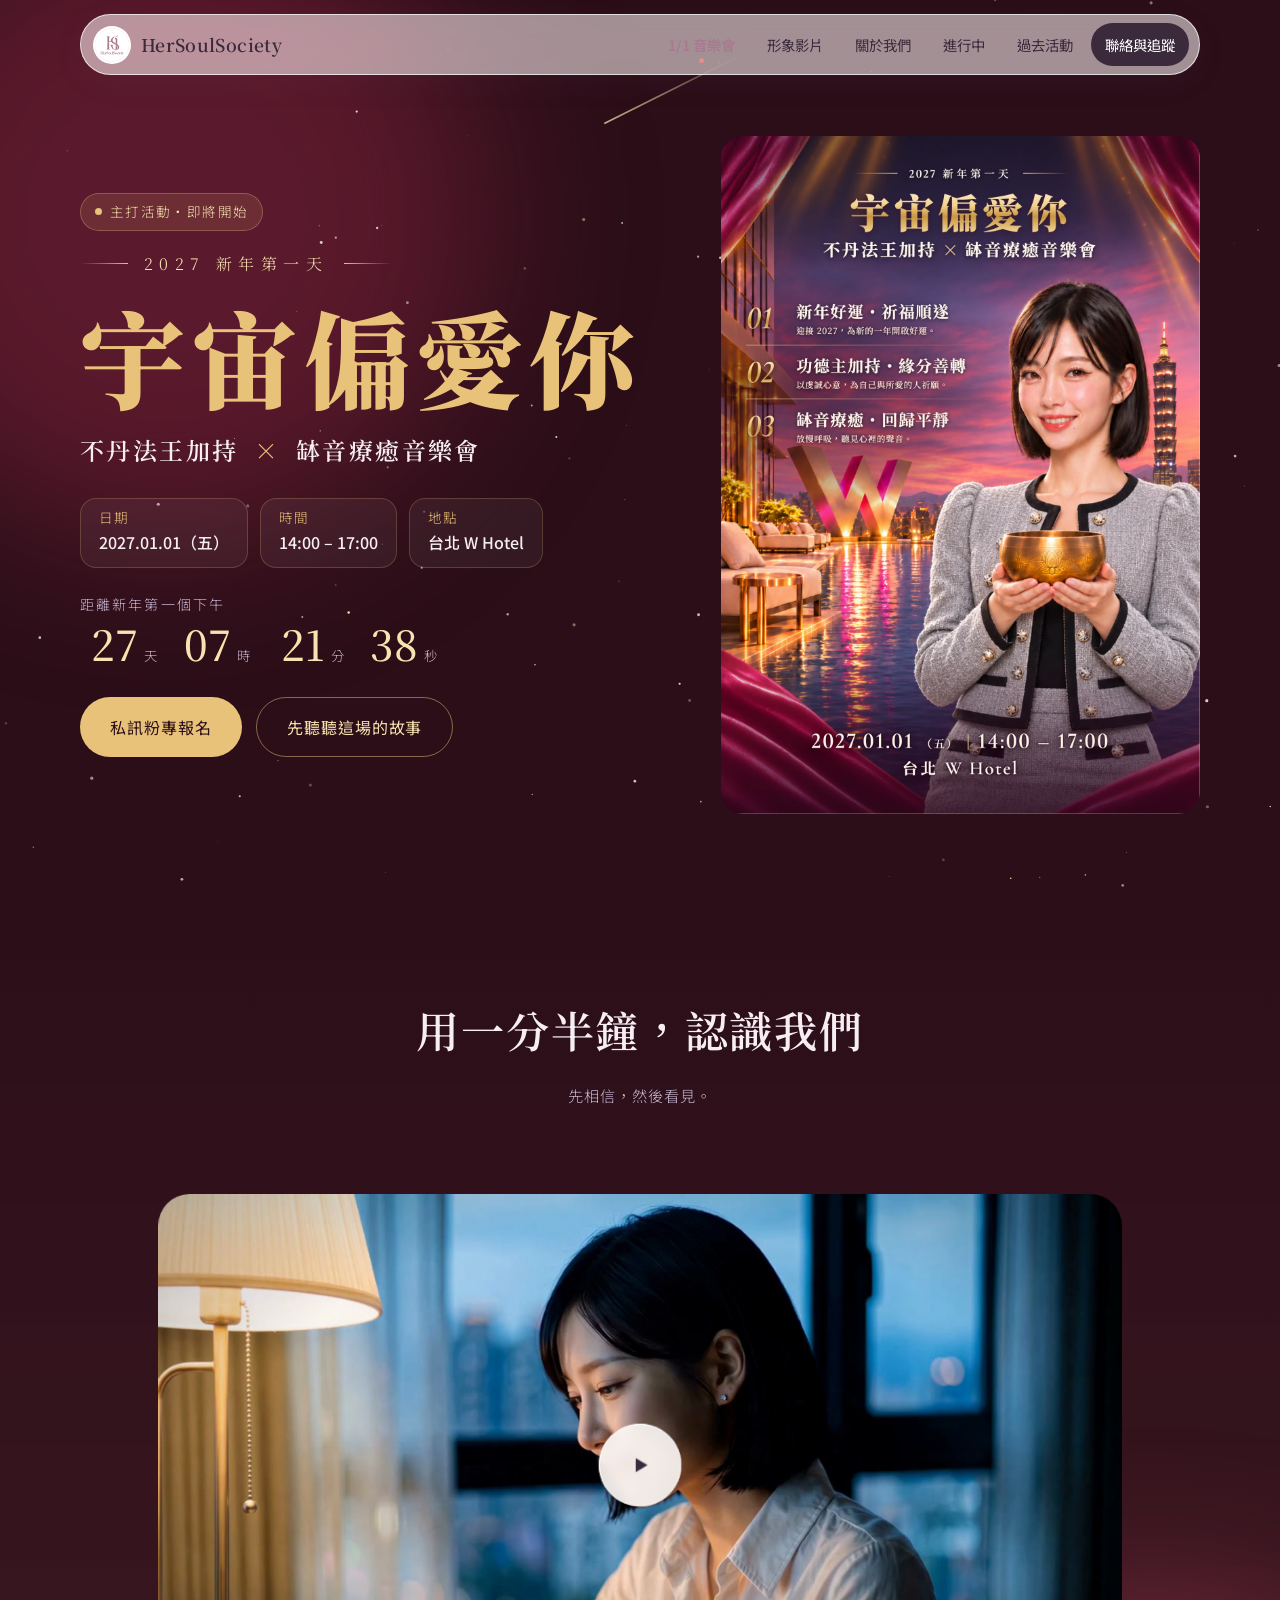
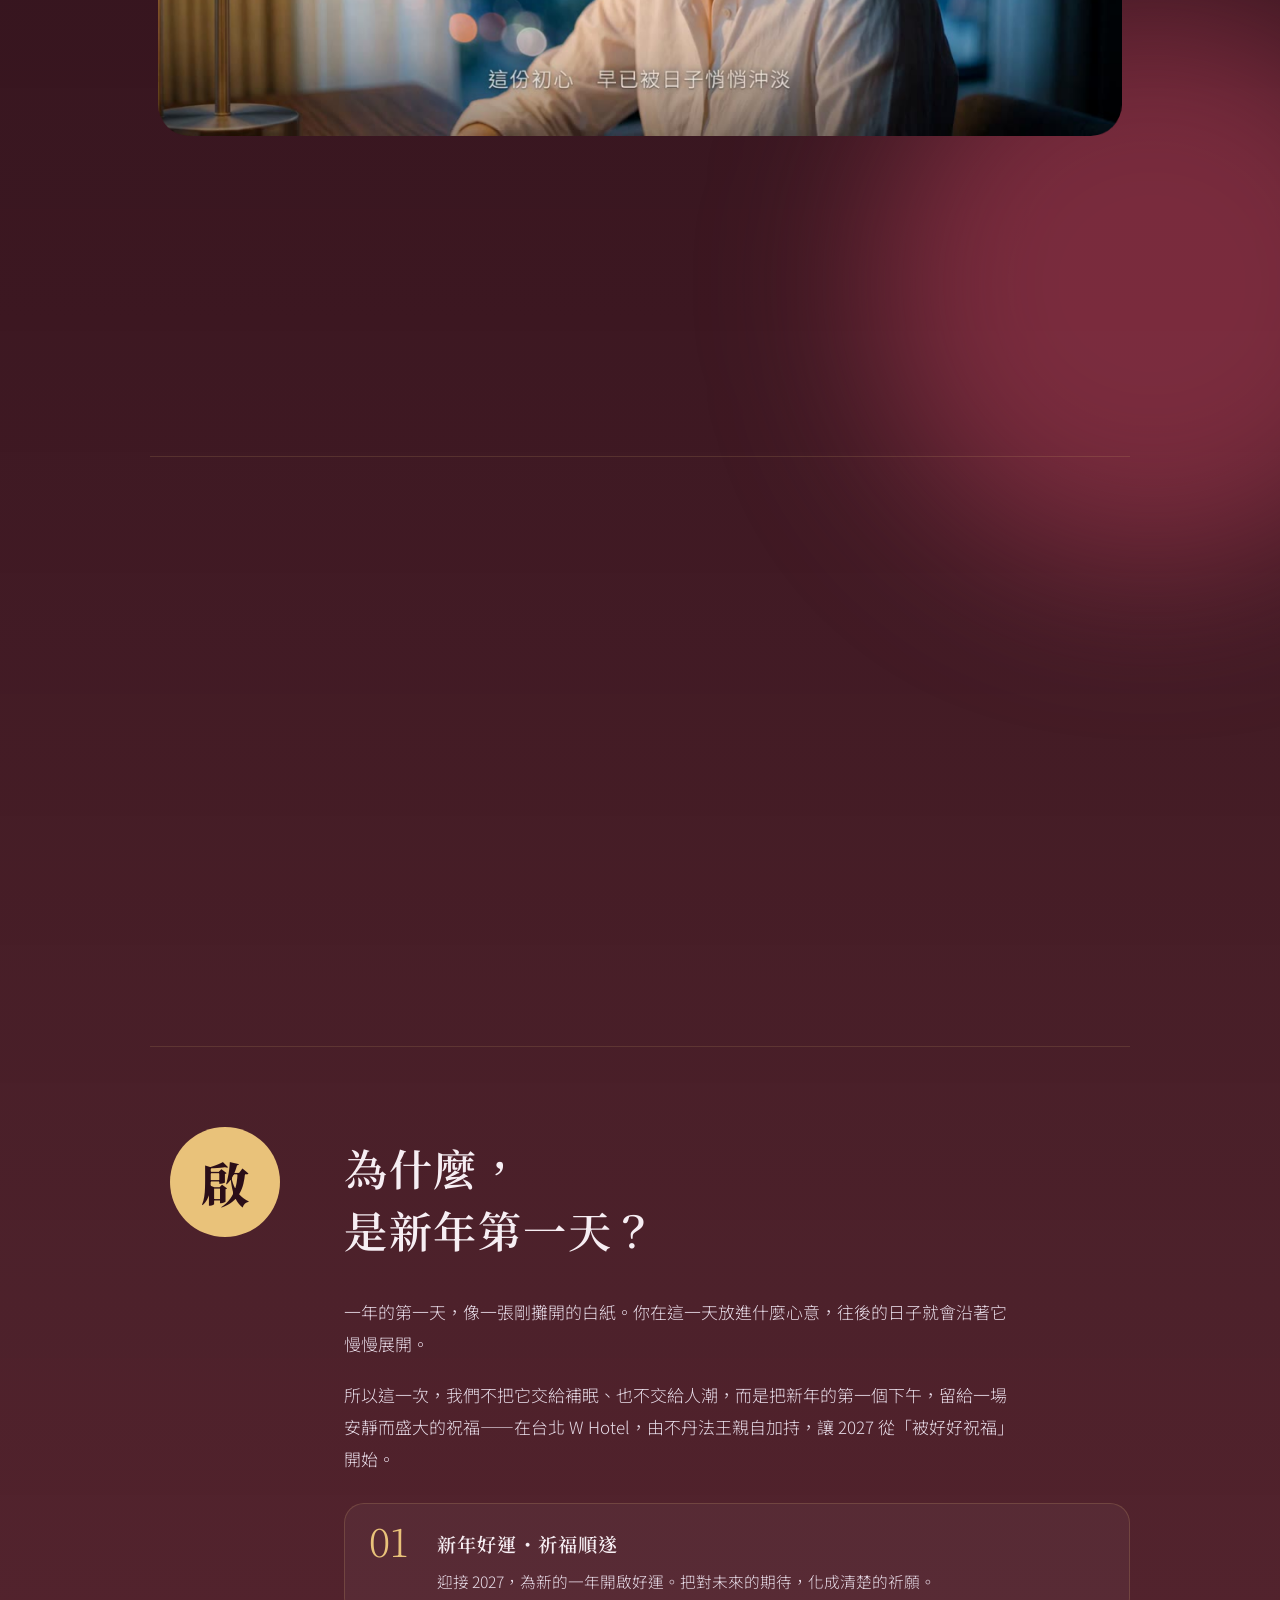
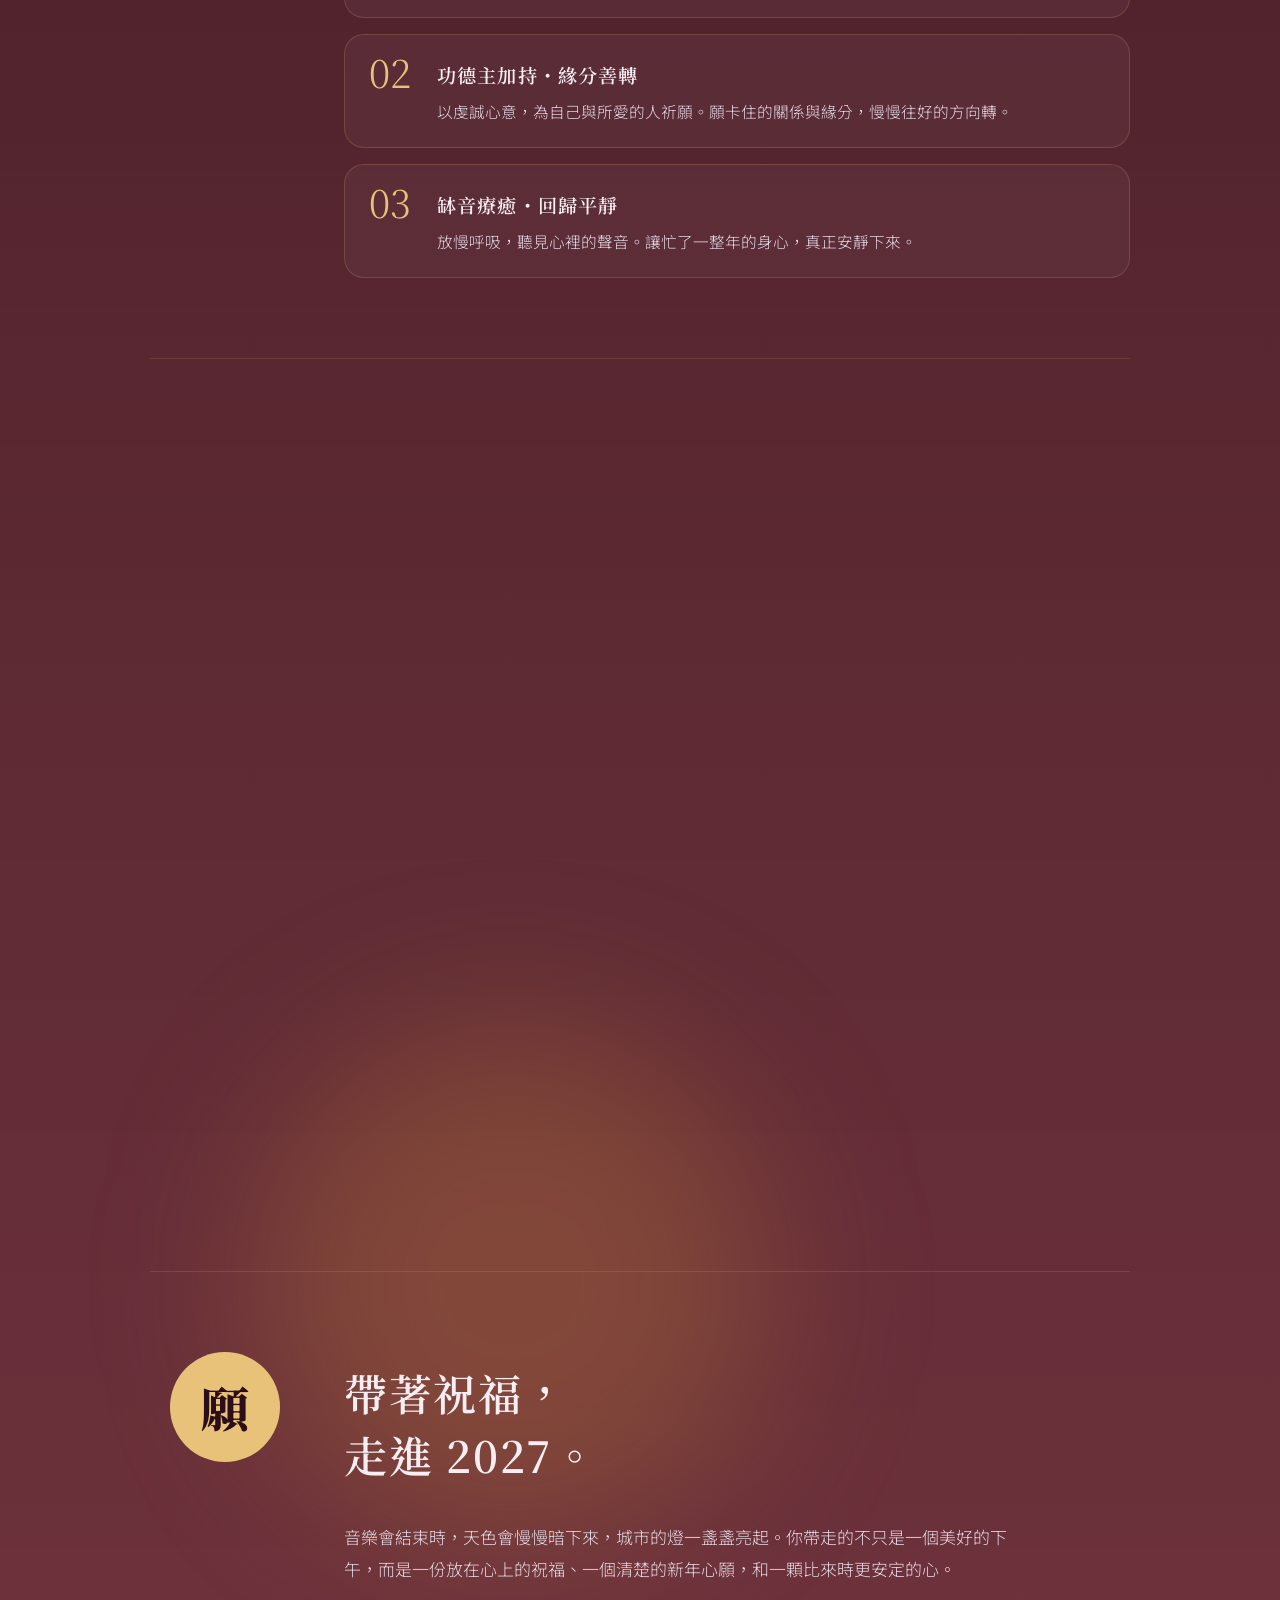
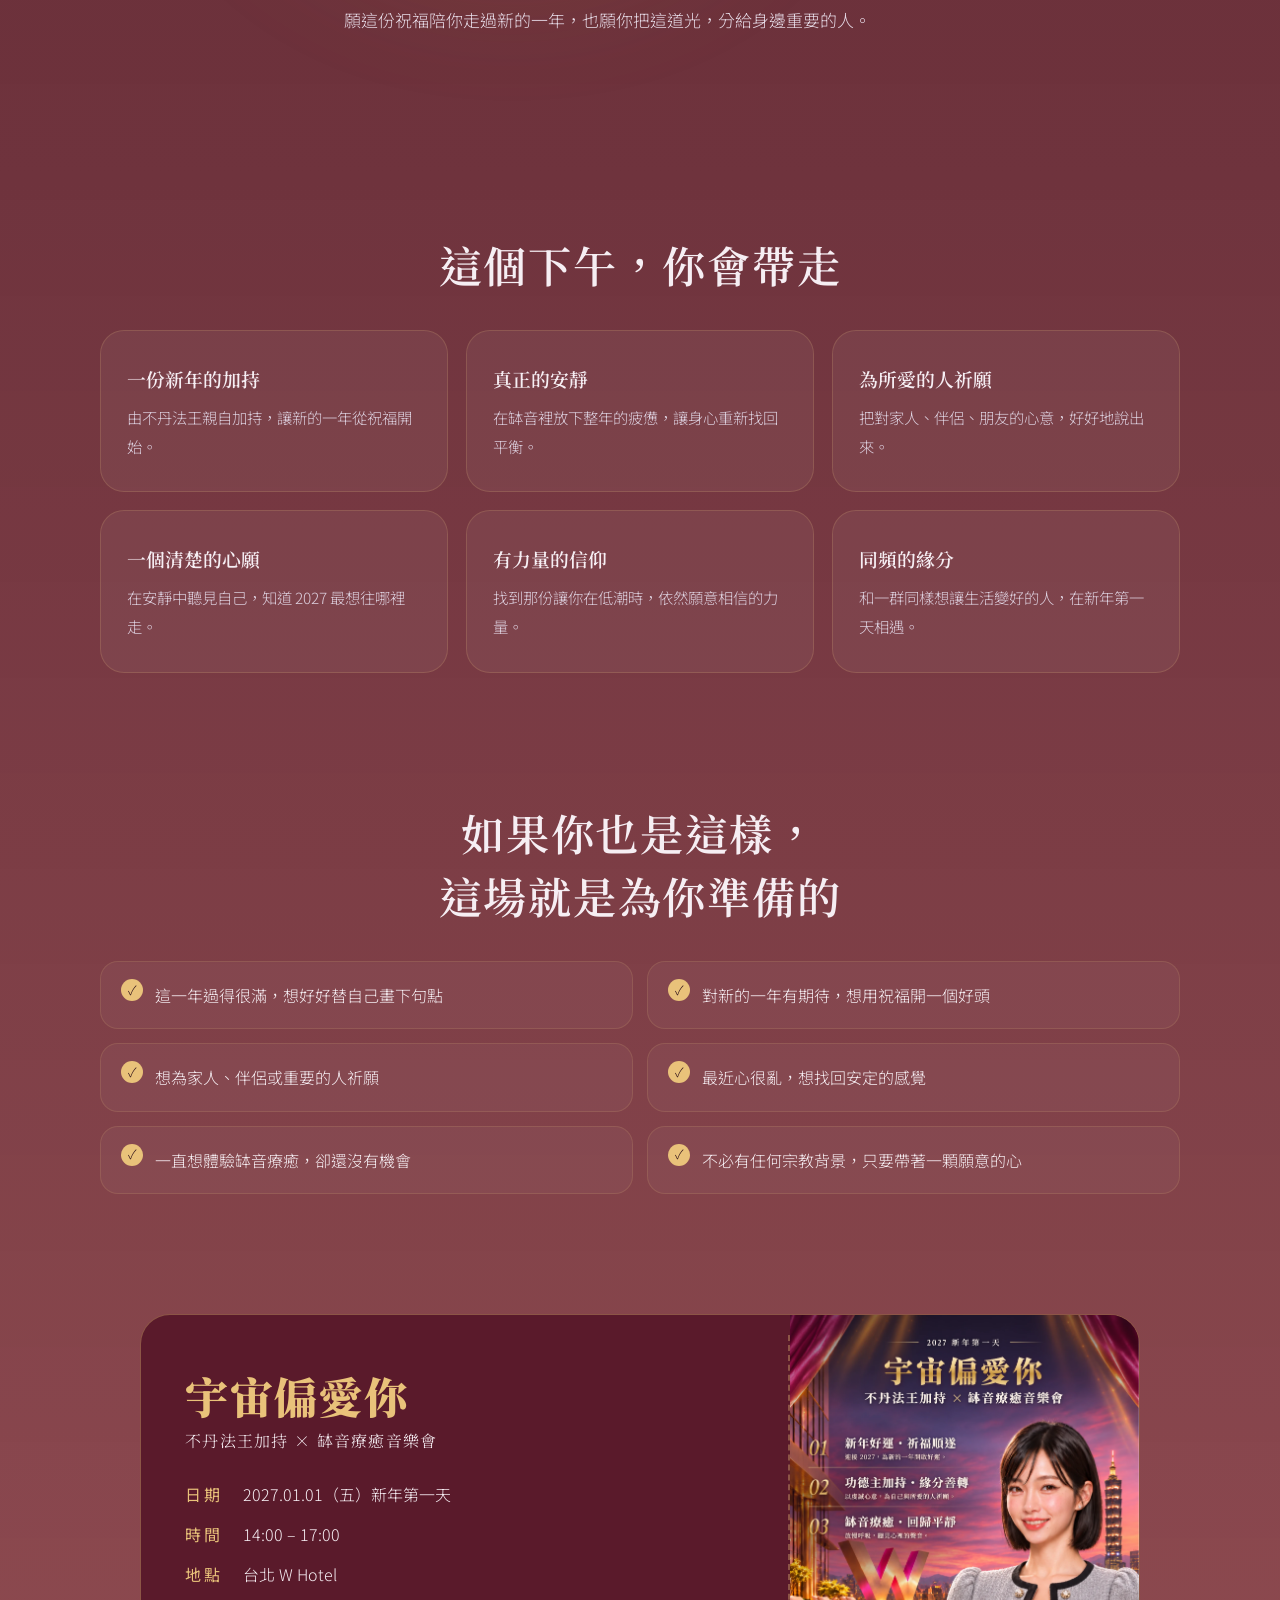
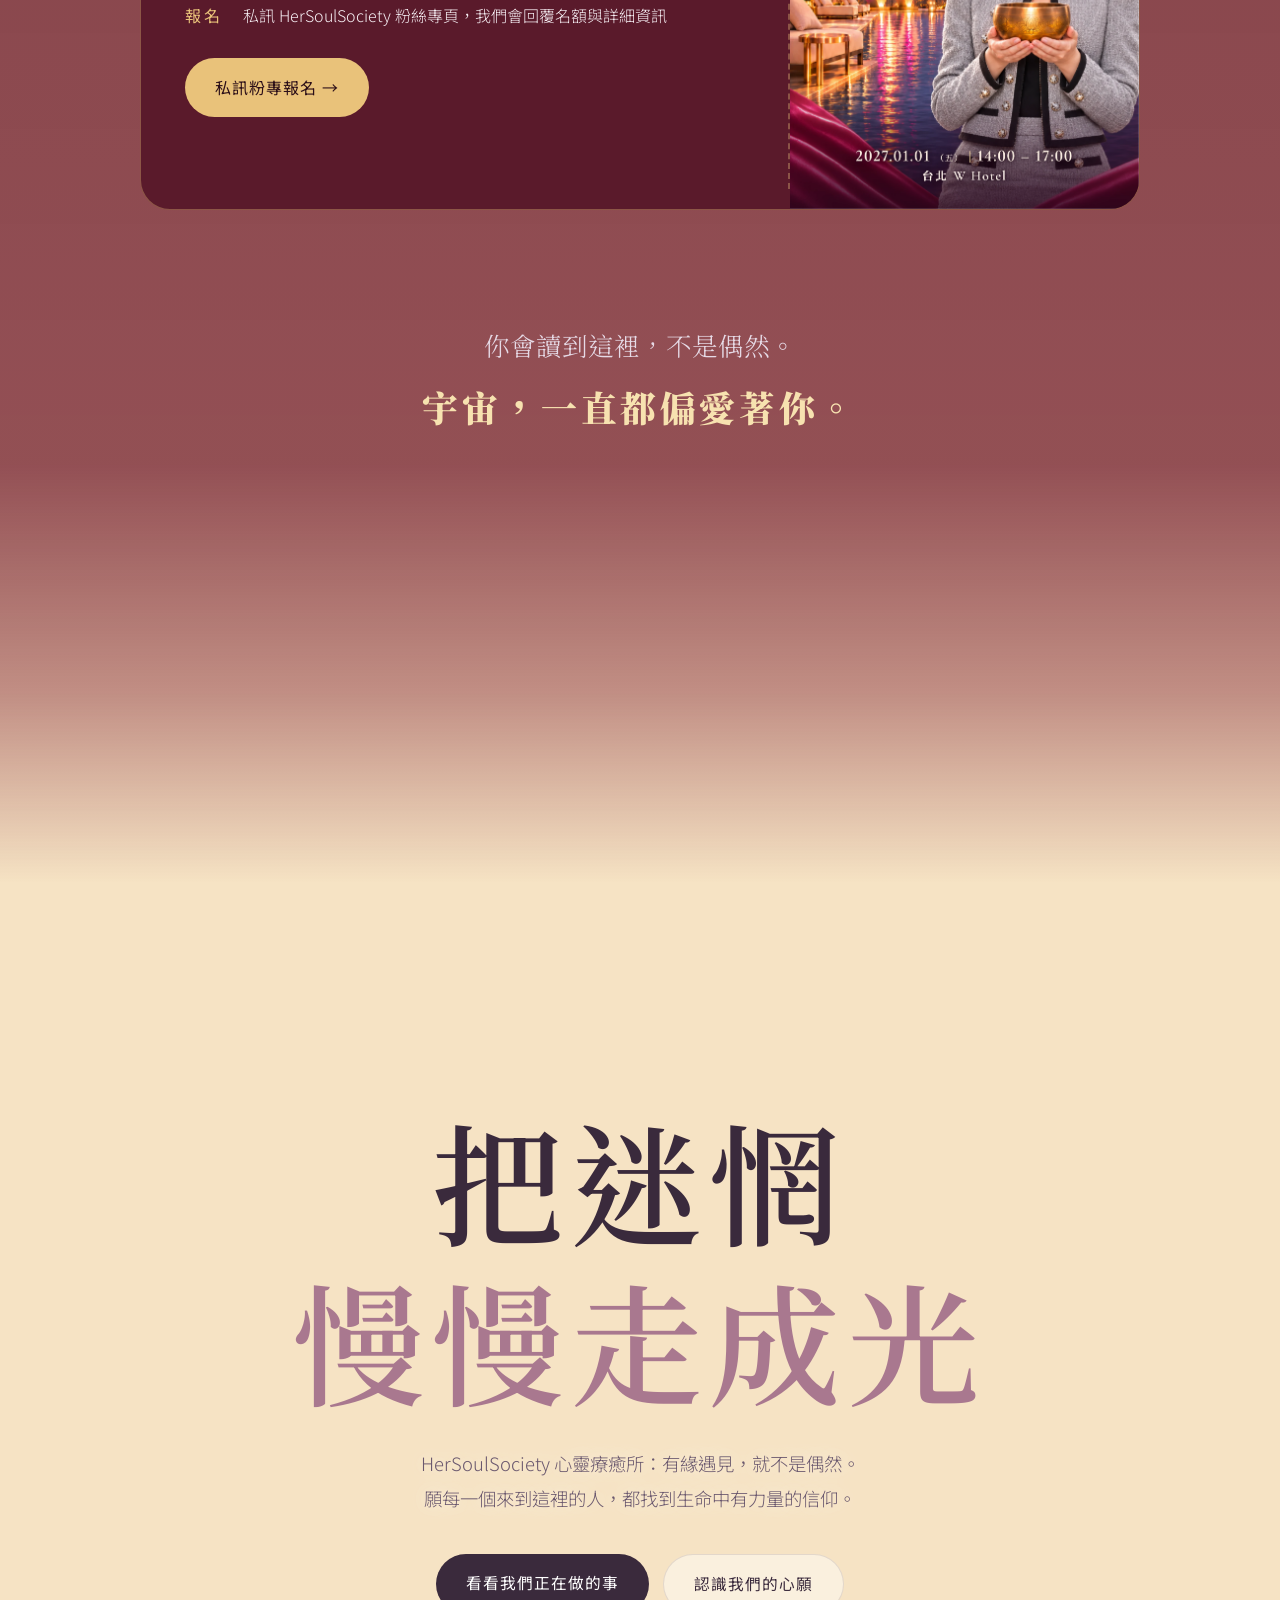
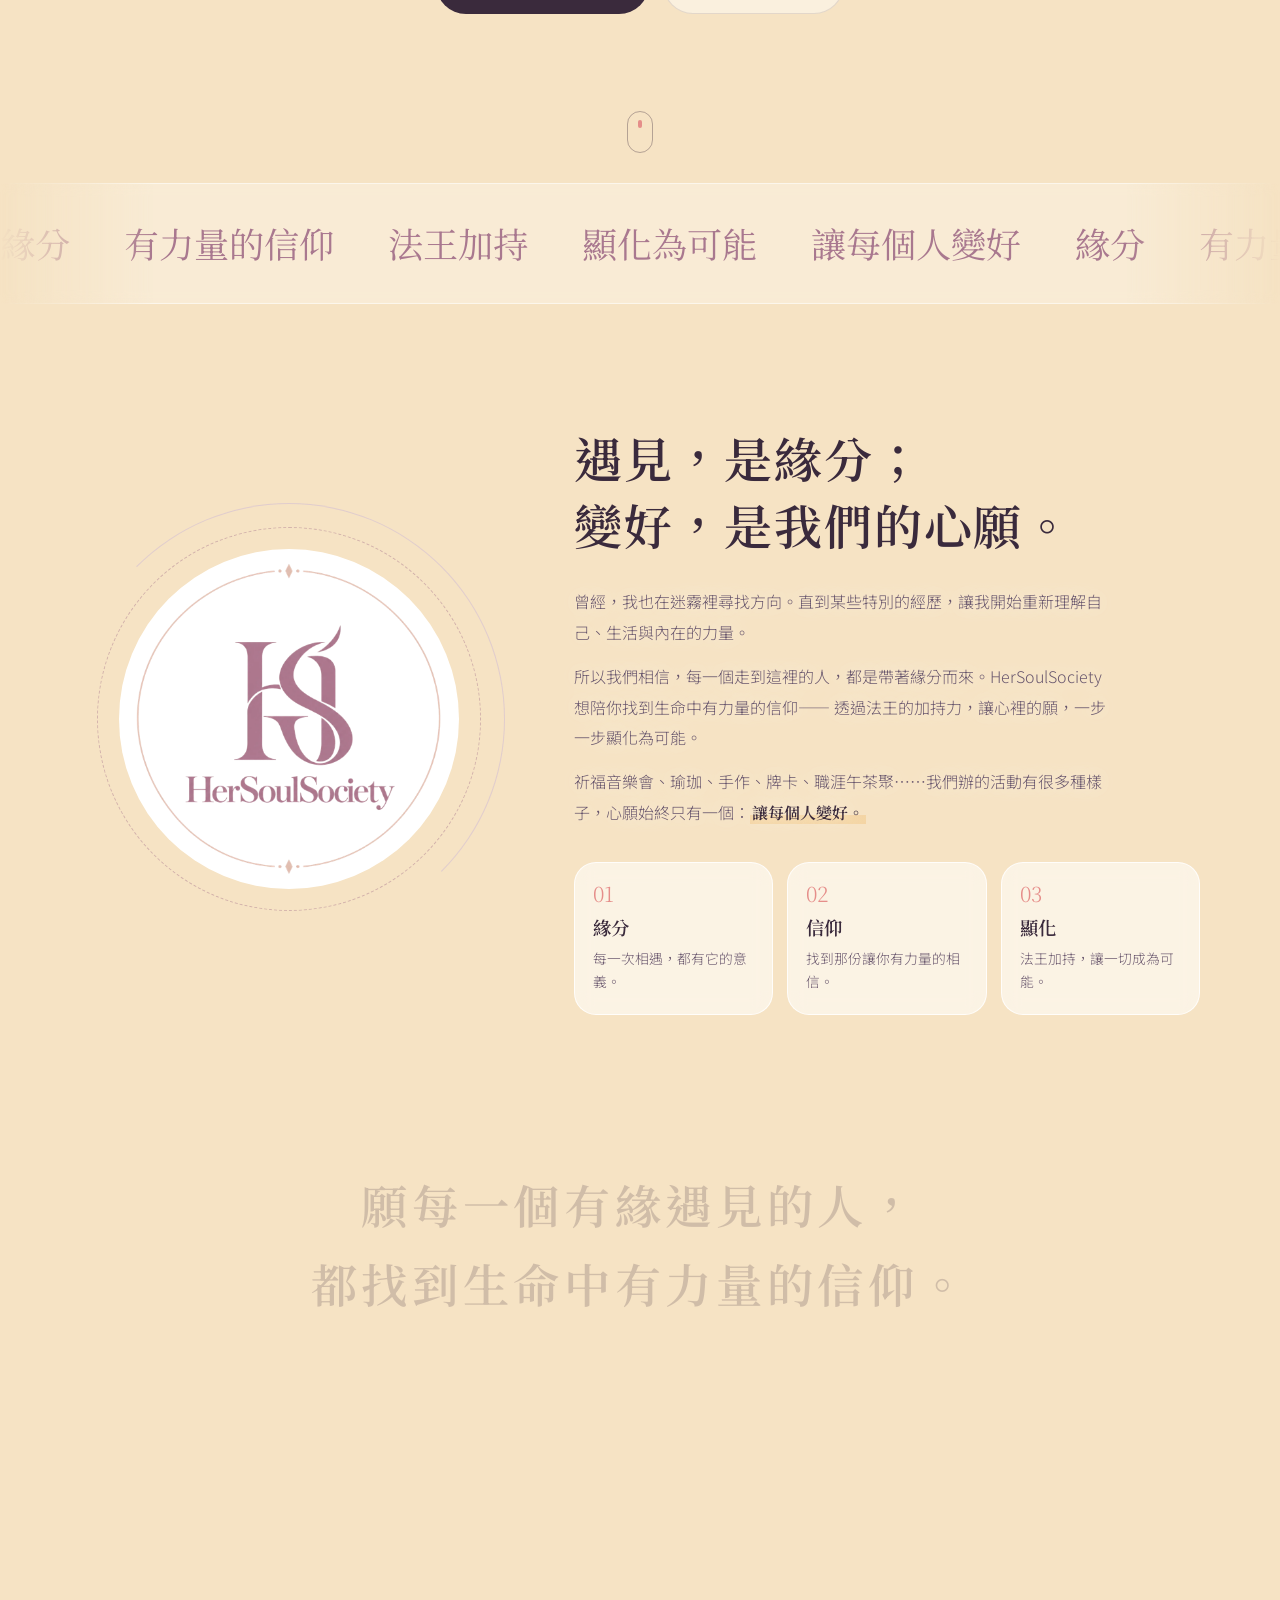
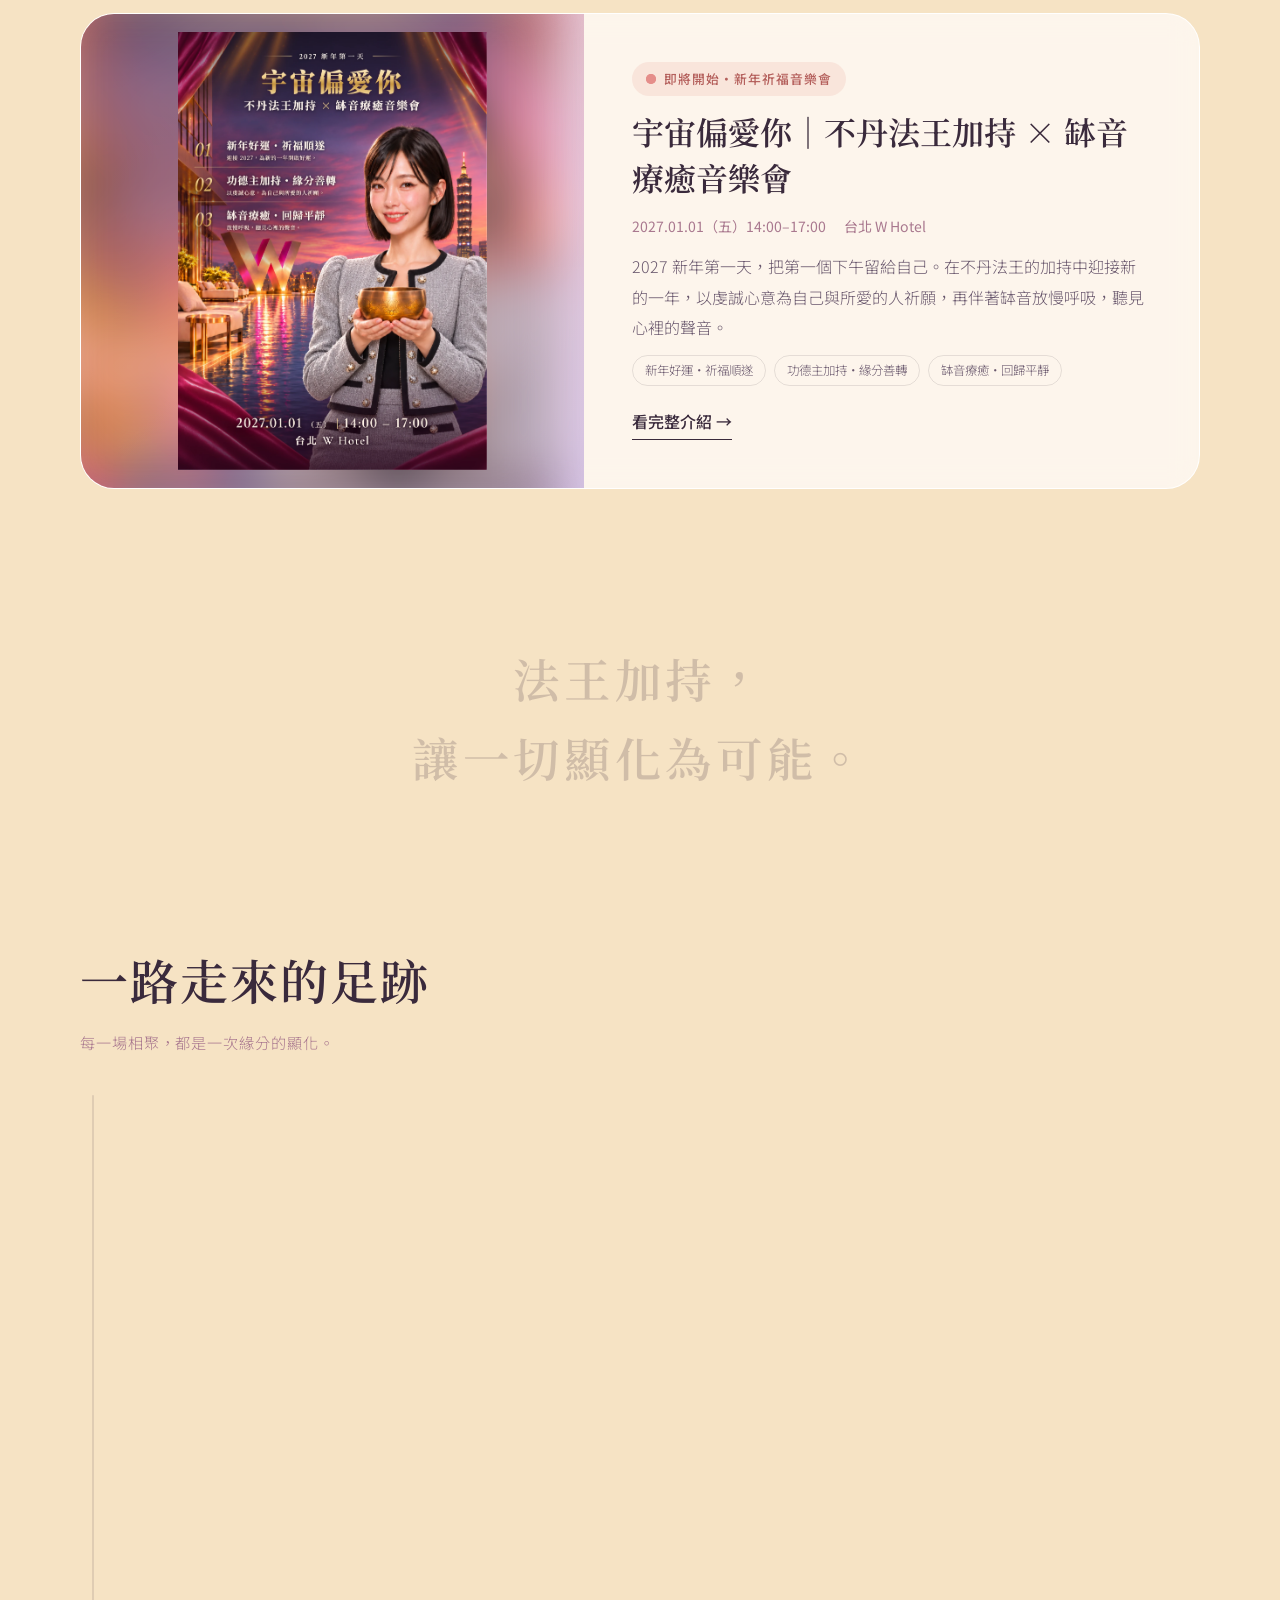
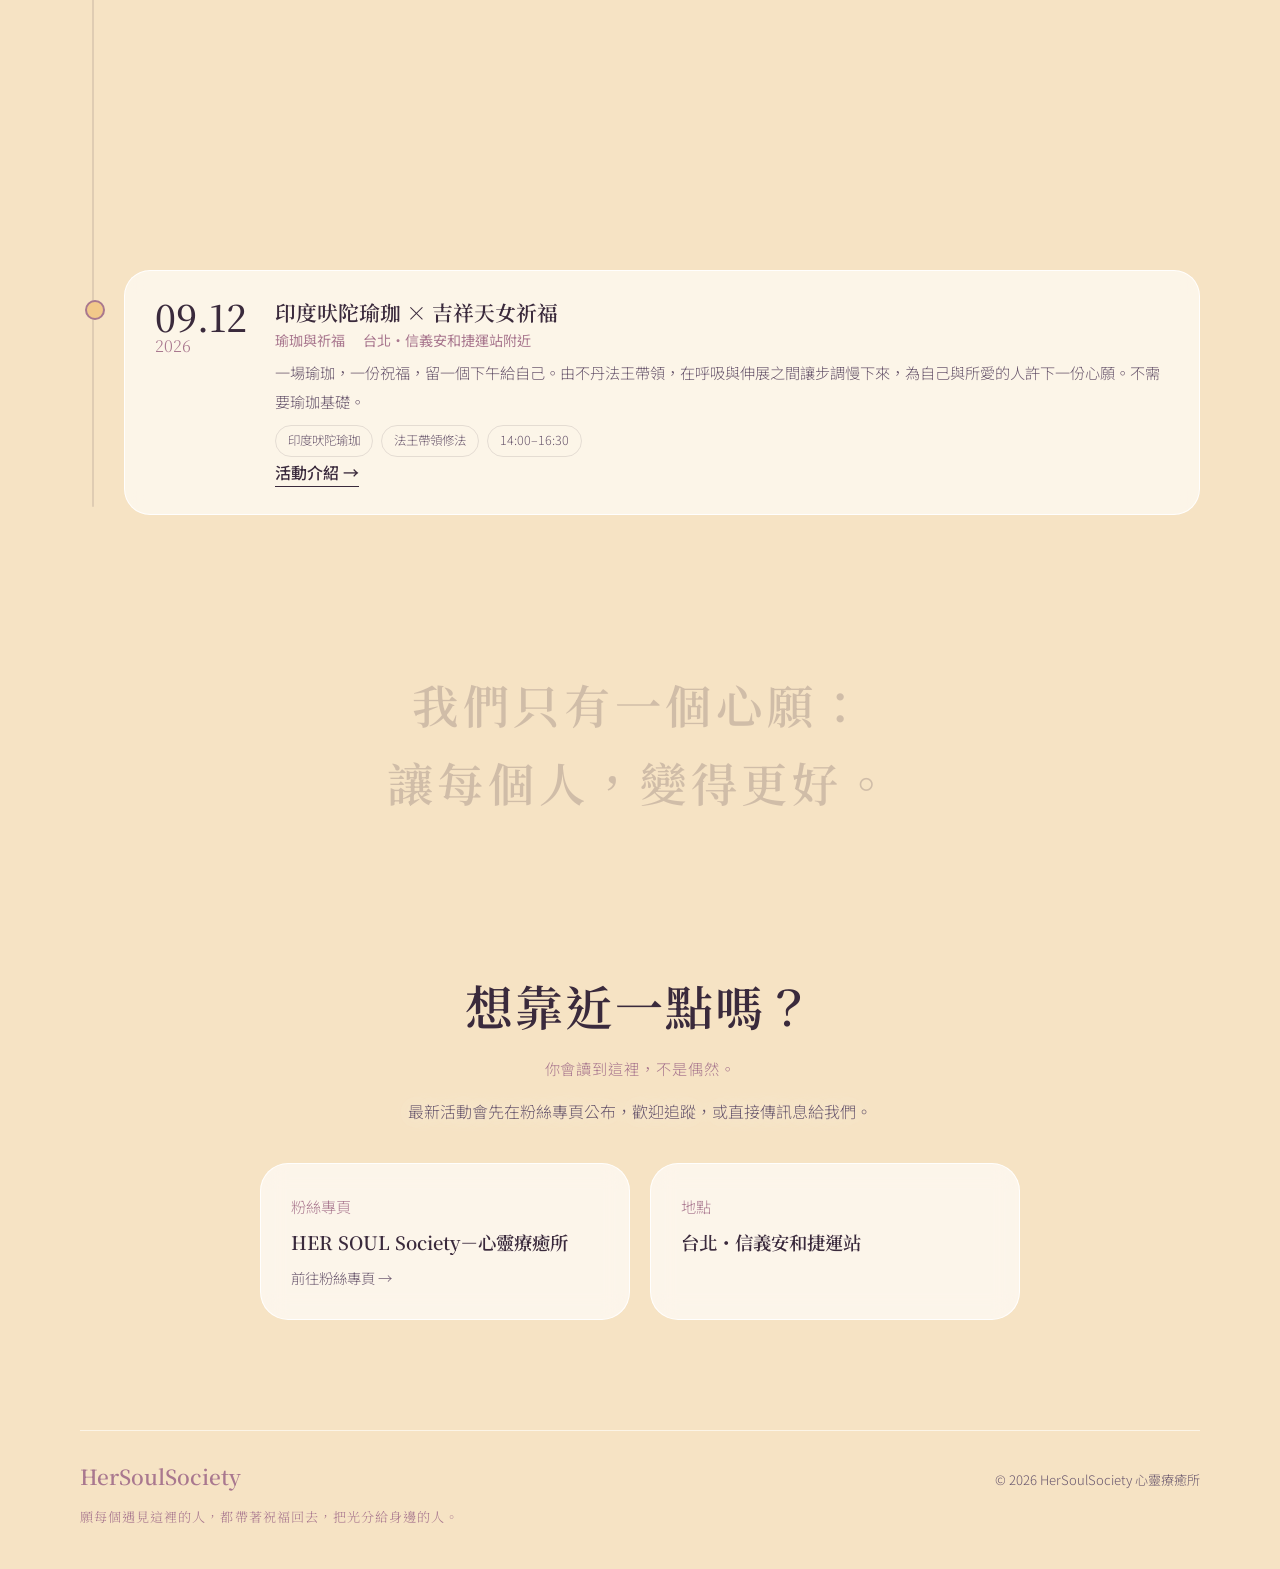
<file: index.html>
<!doctype html>
<html lang="zh-Hant">
<head>
<meta charset="utf-8">
<meta name="viewport" content="width=device-width, initial-scale=1, viewport-fit=cover">
<title>HerSoulSociety 心靈療癒所｜把迷惘慢慢走成光</title>
<meta name="description" content="HerSoulSociety 心靈療癒所：願每一個有緣遇見的人，都找到生命中有力量的信仰。這裡收錄我們正在進行與過去舉辦的活動。">
<link rel="icon" href="assets/hs_logo.png">
<link rel="preconnect" href="https://fonts.googleapis.com">
<link rel="preconnect" href="https://fonts.gstatic.com" crossorigin>
<link href="https://fonts.googleapis.com/css2?family=Noto+Sans+TC:wght@300;400;500&family=Noto+Serif+TC:wght@400;600;900&display=swap" rel="stylesheet">
<link rel="stylesheet" href="style.css">
<link rel="stylesheet" href="feature.css">
<link rel="stylesheet" href="onepage.css">
</head>
<body class="loading">

<!-- 進場畫面 -->
<div id="loader" role="status" aria-label="載入中">
  <i class="l-bloom"></i>
  <div class="l-core">
    <svg class="l-ring" viewBox="0 0 200 200" aria-hidden="true">
      <defs><linearGradient id="lg" x1="0" y1="0" x2="1" y2="1"><stop offset="0" stop-color="#B7A3E0"/><stop offset=".5" stop-color="#E58E8A"/><stop offset="1" stop-color="#F2C98A"/></linearGradient></defs>
      <circle class="bg" cx="100" cy="100" r="92"/><circle class="fg" id="lRing" cx="100" cy="100" r="92"/>
    </svg>
    <i class="l-orbit"></i>
    <img src="assets/hs_logo.png" alt="">
  </div>
  <p class="l-tip" id="lTip">緣分，正在靠近</p>
  <p class="l-pct"><span id="lPct">0</span> %</p>
</div>


<!-- 全站固定底圖：暖金清晨（樣式在 onepage.css，捲動連動在 onepage.js） -->
<div id="scene" aria-hidden="true"><img src="assets/scene/morning.webp" alt=""><i class="tint"></i><i class="wash"></i></div>

<div class="aurora" aria-hidden="true">
  <i class="orb o1"></i><i class="orb o2"></i><i class="orb o3"></i><i class="orb o4"></i>
</div>
<canvas id="motes" aria-hidden="true"></canvas>
<div id="glow" aria-hidden="true"></div>
<div id="progress" aria-hidden="true"></div>

<header class="nav" id="nav">
  <a class="brand" href="#top">
    <img src="assets/hs_logo.png" alt="HerSoulSociety 標誌">
    <span>HerSoulSociety</span>
  </a>
  <nav>
    <a href="#newyear" class="ny-nav">1/1 音樂會</a>
    <a href="#film">形象影片</a>
    <a href="#about">關於我們</a>
    <a href="#now">進行中</a>
    <a href="#past">過去活動</a>
    <a href="#contact" class="pill">聯絡與追蹤</a>
  </nav>
</header>

<!-- 手機底部分頁列 -->
<nav class="tabbar" aria-label="分頁">
  <a href="#newyear" class="ny-tab">1/1</a>
  <a href="#film">影片</a>
  <a href="#about">關於</a>
  <a href="#now">進行中</a>
  <a href="#past">足跡</a>
  <a href="#contact">聯絡</a>
</nav>

<!-- 角落輪播的小提示 -->
<aside id="hint" aria-live="polite">
  <span id="hintText"></span>
  <button id="hintClose" aria-label="關閉小提示">×</button>
</aside>

<main id="top" data-en="Home" data-zh="首頁" data-tip="有緣遇見，就不是偶然。">

  <!-- 主打活動：點進來的第一屏（換主打活動時改這一整段） -->
  <section id="newyear" data-en="New Year's Day 2027" data-zh="宇宙偏愛你" data-tip="新的一年，從被祝福開始。">
    <div class="ny-sky" aria-hidden="true"><i></i><i></i><i></i></div>
    <canvas id="nyStars" aria-hidden="true"></canvas>

    <div class="ny-hero">
      <div>
        <span class="ny-badge fade" style="--d:.1s"><i></i>主打活動・即將開始</span>
        <p class="ny-kicker fade" style="--d:.2s"><span></span>2027 新年第一天<span></span></p>
        <h1 class="ny-title" aria-label="宇宙偏愛你">
          <span style="--i:0">宇</span><span style="--i:1">宙</span><span style="--i:2">偏</span><span style="--i:3">愛</span><span style="--i:4">你</span>
        </h1>
        <p class="ny-sub fade" style="--d:1s">不丹法王加持 <em>×</em> 缽音療癒音樂會</p>
        <ul class="ny-facts fade" style="--d:1.2s">
          <li><small>日期</small><b>2027.01.01（五）</b></li>
          <li><small>時間</small><b>14:00 – 17:00</b></li>
          <li><small>地點</small><b>台北 W Hotel</b></li>
        </ul>
        <div class="ny-count fade" style="--d:1.4s" id="nyCount">
          <span class="cl">距離新年第一個下午</span>
          <div class="ny-cd"><b id="cdD">--</b><small>天</small><b id="cdH">--</b><small>時</small><b id="cdM">--</b><small>分</small><b id="cdS">--</b><small>秒</small></div>
        </div>
        <div class="ny-cta fade" style="--d:1.6s">
          <a class="ny-btn gold" href="https://www.facebook.com/share/1E7W6JuRWN/?mibextid=wwXIfr" target="_blank" rel="noopener"><span>私訊粉專報名</span></a>
          <a class="ny-btn line" href="#ny-rise"><span>先聽聽這場的故事</span></a>
        </div>
      </div>
      <div class="ny-poster fade" style="--d:.5s">
        <div class="ny-tilt" id="nyTilt">
          <img src="assets/events/2027-01-01_universe-loves-you.webp" alt="宇宙偏愛你 活動海報：2027.01.01（五）14:00–17:00，台北 W Hotel">
          <i class="ny-sheen"></i>
        </div>
      </div>
    </div>
    <a class="ny-scroll fade" style="--d:2.2s" href="#ny-rise">往下看這場的故事 ↓</a>

    <!-- 形象影片：接在第一屏之後 -->
    <section class="film" id="film" data-en="Brand Film" data-zh="形象影片" data-tip="先相信，然後看見。">
      <div class="wrap">
        <h2 class="reveal">用一分半鐘，認識我們</h2>
        <p class="tip reveal">先相信，然後看見。</p>
      </div>
      <div class="film-frame" id="filmFrame">
        <video id="filmVideo" src="assets/brand-film.mp4" poster="assets/film-poster.jpg" preload="none" playsinline></video>
        <button class="play" id="filmPlay" aria-label="播放形象影片">
          <svg viewBox="0 0 24 24" width="30" height="30"><path d="M8 5.5v13l11-6.5z" fill="currentColor"/></svg>
        </button>
      </div>
    </section>

    <p class="ny-lead reveal">新的一年，<br>從被祝福開始。</p>

    <div class="ny-ch" id="ny-rise" data-en="Chapter I" data-zh="歇" data-tip="舊的一年，你辛苦了。">
      <div class="ny-mark reveal"><b>歇</b></div>
      <div class="ny-body">
        <h2 class="reveal">舊的一年，<br>你辛苦了。</h2>
        <p class="reveal">這一年，你可能趕過很多期限，扛過很多別人看不見的事。有些願望實現了，有些還在路上；有些人來了，有些人走了。</p>
        <p class="reveal">我們總是急著往前跑，卻很少停下來，好好跟過去的自己說一聲：謝謝你，撐到了這裡。</p>
        <blockquote class="reveal">在迎接新的開始之前，<br>先溫柔地，把舊的一年放下。</blockquote>
      </div>
    </div>

    <div class="ny-ch">
      <div class="ny-mark reveal"><b>啟</b></div>
      <div class="ny-body">
        <h2 class="reveal">為什麼，<br>是新年第一天？</h2>
        <p class="reveal">一年的第一天，像一張剛攤開的白紙。你在這一天放進什麼心意，往後的日子就會沿著它慢慢展開。</p>
        <p class="reveal">所以這一次，我們不把它交給補眠、也不交給人潮，而是把新年的第一個下午，留給一場安靜而盛大的祝福——在台北 W Hotel，由不丹法王親自加持，讓 2027 從「被好好祝福」開始。</p>
        <div class="ny-pillars">
          <article class="ny-pl reveal"><em>01</em><h3>新年好運・祈福順遂</h3><p>迎接 2027，為新的一年開啟好運。把對未來的期待，化成清楚的祈願。</p></article>
          <article class="ny-pl reveal"><em>02</em><h3>功德主加持・緣分善轉</h3><p>以虔誠心意，為自己與所愛的人祈願。願卡住的關係與緣分，慢慢往好的方向轉。</p></article>
          <article class="ny-pl reveal"><em>03</em><h3>缽音療癒・回歸平靜</h3><p>放慢呼吸，聽見心裡的聲音。讓忙了一整年的身心，真正安靜下來。</p></article>
        </div>
      </div>
    </div>

    <div class="ny-ch">
      <div class="ny-mark reveal"><b>靜</b></div>
      <div class="ny-body">
        <h2 class="reveal">當第一聲缽音響起，<br>世界忽然安靜了。</h2>
        <div class="ny-bowl reveal" aria-hidden="true">
          <i></i><i></i><i></i><i></i>
          <svg viewBox="0 0 120 80"><defs><linearGradient id="nyBowlG" x1="0" x2="1"><stop offset="0" stop-color="#9A6A2E"/><stop offset=".45" stop-color="#F7E2B0"/><stop offset="1" stop-color="#B07E38"/></linearGradient></defs>
            <ellipse cx="60" cy="18" rx="50" ry="10" fill="#6E4A1F"/><path d="M10 18 Q12 70 60 72 Q108 70 110 18 Q108 28 60 28 Q12 28 10 18Z" fill="url(#nyBowlG)"/><ellipse cx="60" cy="18" rx="50" ry="10" fill="none" stroke="#F7E2B0" stroke-width="1.5" opacity=".8"/></svg>
        </div>
        <p class="reveal">聲音一圈一圈地擴散，穿過身體，也穿過那些一直轉個不停的念頭。你會發現，原來焦慮可以被放下，原來呼吸可以這麼慢。</p>
        <p class="reveal">在這樣的安靜裡，接受法王的加持。那不是要你相信什麼奇蹟，而是讓你重新想起：你本來就值得被祝福，宇宙一直都偏愛著你。</p>
        <blockquote class="reveal">信仰，它是讓你有力量，繼續往前走的那份相信。</blockquote>
      </div>
    </div>

    <div class="ny-ch">
      <div class="ny-mark reveal"><b>願</b></div>
      <div class="ny-body">
        <h2 class="reveal">帶著祝福，<br>走進 2027。</h2>
        <p class="reveal">音樂會結束時，天色會慢慢暗下來，城市的燈一盞盞亮起。你帶走的不只是一個美好的下午，而是一份放在心上的祝福、一個清楚的新年心願，和一顆比來時更安定的心。</p>
        <p class="reveal">願這份祝福陪你走過新的一年，也願你把這道光，分給身邊重要的人。</p>
      </div>
    </div>

    <div class="ny-block">
      <h2 class="reveal">這個下午，你會帶走</h2>
      <div class="ny-gain">
        <article class="ny-g reveal"><h3>一份新年的加持</h3><p>由不丹法王親自加持，讓新的一年從祝福開始。</p></article>
        <article class="ny-g reveal" style="--rd:.12s"><h3>真正的安靜</h3><p>在缽音裡放下整年的疲憊，讓身心重新找回平衡。</p></article>
        <article class="ny-g reveal" style="--rd:.24s"><h3>為所愛的人祈願</h3><p>把對家人、伴侶、朋友的心意，好好地說出來。</p></article>
        <article class="ny-g reveal"><h3>一個清楚的心願</h3><p>在安靜中聽見自己，知道 2027 最想往哪裡走。</p></article>
        <article class="ny-g reveal" style="--rd:.12s"><h3>有力量的信仰</h3><p>找到那份讓你在低潮時，依然願意相信的力量。</p></article>
        <article class="ny-g reveal" style="--rd:.24s"><h3>同頻的緣分</h3><p>和一群同樣想讓生活變好的人，在新年第一天相遇。</p></article>
      </div>
    </div>

    <div class="ny-block">
      <h2 class="reveal">如果你也是這樣，<br>這場就是為你準備的</h2>
      <ul class="ny-for">
        <li class="reveal">這一年過得很滿，想好好替自己畫下句點</li>
        <li class="reveal">對新的一年有期待，想用祝福開一個好頭</li>
        <li class="reveal">想為家人、伴侶或重要的人祈願</li>
        <li class="reveal">最近心很亂，想找回安定的感覺</li>
        <li class="reveal">一直想體驗缽音療癒，卻還沒有機會</li>
        <li class="reveal">不必有任何宗教背景，只要帶著一顆願意的心</li>
      </ul>
    </div>

    <div class="ny-join" id="ny-join">
      <div class="ny-ticket reveal">
        <div class="ny-tl">
          <h2>宇宙偏愛你</h2>
          <p class="ny-tsub">不丹法王加持 × 缽音療癒音樂會</p>
          <dl>
            <dt>日期</dt><dd>2027.01.01（五）新年第一天</dd>
            <dt>時間</dt><dd>14:00 – 17:00</dd>
            <dt>地點</dt><dd>台北 W Hotel</dd>
            <dt>報名</dt><dd>私訊 HerSoulSociety 粉絲專頁，我們會回覆名額與詳細資訊</dd>
          </dl>
          <a class="ny-btn gold" href="https://www.facebook.com/share/1E7W6JuRWN/?mibextid=wwXIfr" target="_blank" rel="noopener"><span>私訊粉專報名 →</span></a>
        </div>
        <div class="ny-tr"><img src="assets/events/2027-01-01_universe-loves-you.webp" alt="" loading="lazy"></div>
      </div>
    </div>

    <p class="ny-final reveal">你會讀到這裡，不是偶然。<br><b>宇宙，一直都偏愛著你。</b></p>
  </section>

  <!-- 品牌首屏 -->
  <section class="hero">
    <h1 class="split" data-text="把迷惘|慢慢走成光"></h1>
    <p class="lead fade" style="--d:1.5s">
      HerSoulSociety 心靈療癒所：有緣遇見，就不是偶然。<br>
      願每一個來到這裡的人，都找到生命中有力量的信仰。
    </p>
    <div class="cta fade" style="--d:1.8s">
      <a class="btn solid" href="#now"><span>看看我們正在做的事</span></a>
      <a class="btn ghost" href="#about"><span>認識我們的心願</span></a>
    </div>
    <a class="scroll-hint fade" style="--d:2.3s" href="#about" aria-label="往下捲動">
      <span></span>
    </a>
  </section>

  <!-- 跑馬燈 -->
  <div class="marquee" aria-hidden="true">
    <div class="track">
      <b>緣分</b><b>有力量的信仰</b><b>法王加持</b><b>顯化為可能</b><b>讓每個人變好</b>
      <b>緣分</b><b>有力量的信仰</b><b>法王加持</b><b>顯化為可能</b><b>讓每個人變好</b>
    </div>
  </div>

  <!-- 關於 -->
  <section class="about wrap" id="about" data-en="About" data-zh="關於我們" data-tip="願你找到，生命中有力量的信仰。">
    <div class="about-logo reveal">
      <div class="ring"><img src="assets/hs_logo.png" alt=""></div>
    </div>
    <div class="about-text">
      <h2 class="reveal">遇見，是緣分；<br>變好，是我們的心願。</h2>
      <p class="reveal">
        曾經，我也在迷霧裡尋找方向。直到某些特別的經歷，讓我開始重新理解自己、生活與內在的力量。
      </p>
      <p class="reveal">
        所以我們相信，每一個走到這裡的人，都是帶著緣分而來。HerSoulSociety 想陪你找到生命中有力量的信仰——
        透過法王的加持力，讓心裡的願，一步一步顯化為可能。
      </p>
      <p class="reveal">
        祈福音樂會、瑜珈、手作、牌卡、職涯午茶聚……我們辦的活動有很多種樣子，心願始終只有一個：<strong class="hl">讓每個人變好。</strong>
      </p>
      <ul class="pillars">
        <li class="reveal"><em>01</em><strong>緣分</strong><span>每一次相遇，都有它的意義。</span></li>
        <li class="reveal"><em>02</em><strong>信仰</strong><span>找到那份讓你有力量的相信。</span></li>
        <li class="reveal"><em>03</em><strong>顯化</strong><span>法王加持，讓一切成為可能。</span></li>
      </ul>
    </div>
  </section>

  <div class="whisper" data-text="願每一個有緣遇見的人，|都找到生命中有力量的信仰。"></div>

  <!-- 進行中 -->
  <section class="wrap" id="now" data-en="Now" data-zh="進行中" data-tip="形式有很多種，心願只有一個。">
    <h2 class="reveal">我們正在做的事</h2>
    <p class="tip reveal">活動的樣子有很多種，心願只有一個——讓來的人，變得更好。</p>
    <div class="now-list" id="nowList"></div>
  </section>

  <div class="whisper" data-text="法王加持，|讓一切顯化為可能。"></div>

  <!-- 過去活動 -->
  <section class="wrap" id="past" data-en="Journey" data-zh="過去活動" data-tip="每一場相聚，都是緣分的顯化。">
    <h2 class="reveal">一路走來的足跡</h2>
    <p class="tip reveal">每一場相聚，都是一次緣分的顯化。</p>
    <div class="timeline" id="pastList"><i class="line"><b></b></i></div>
  </section>

  <div class="whisper" data-text="我們只有一個心願：|讓每個人，變得更好。"></div>

  <!-- 聯絡 -->
  <section class="contact wrap" id="contact" data-en="Contact" data-zh="聯絡與追蹤" data-tip="靠近一點，讓好事發生。">
    <h2 class="reveal">想靠近一點嗎？</h2>
    <p class="tip reveal">你會讀到這裡，不是偶然。</p>
    <p class="reveal sub">最新活動會先在粉絲專頁公布，歡迎追蹤，或直接傳訊息給我們。</p>
    <div class="contact-cards">
      <a class="c-card reveal" href="https://www.facebook.com/share/1E7W6JuRWN/?mibextid=wwXIfr" target="_blank" rel="noopener">
        <small>粉絲專頁</small>
        <strong>HER SOUL Society－心靈療癒所</strong>
        <span>前往粉絲專頁 →</span>
      </a>
      <div class="c-card reveal">
        <small>地點</small>
        <strong>台北・信義安和捷運站</strong>
      </div>
    </div>
  </section>
</main>

<footer>
  <span class="f-brand">HerSoulSociety</span>
  <span class="f-wish">願每個遇見這裡的人，都帶著祝福回去，把光分給身邊的人。</span>
  <span>© <span id="year"></span> HerSoulSociety 心靈療癒所</span>
</footer>

<script src="events.js"></script>
<script src="app.js"></script>
<script src="feature.js"></script>
<script src="onepage.js"></script>
</body>
</html>
</file>
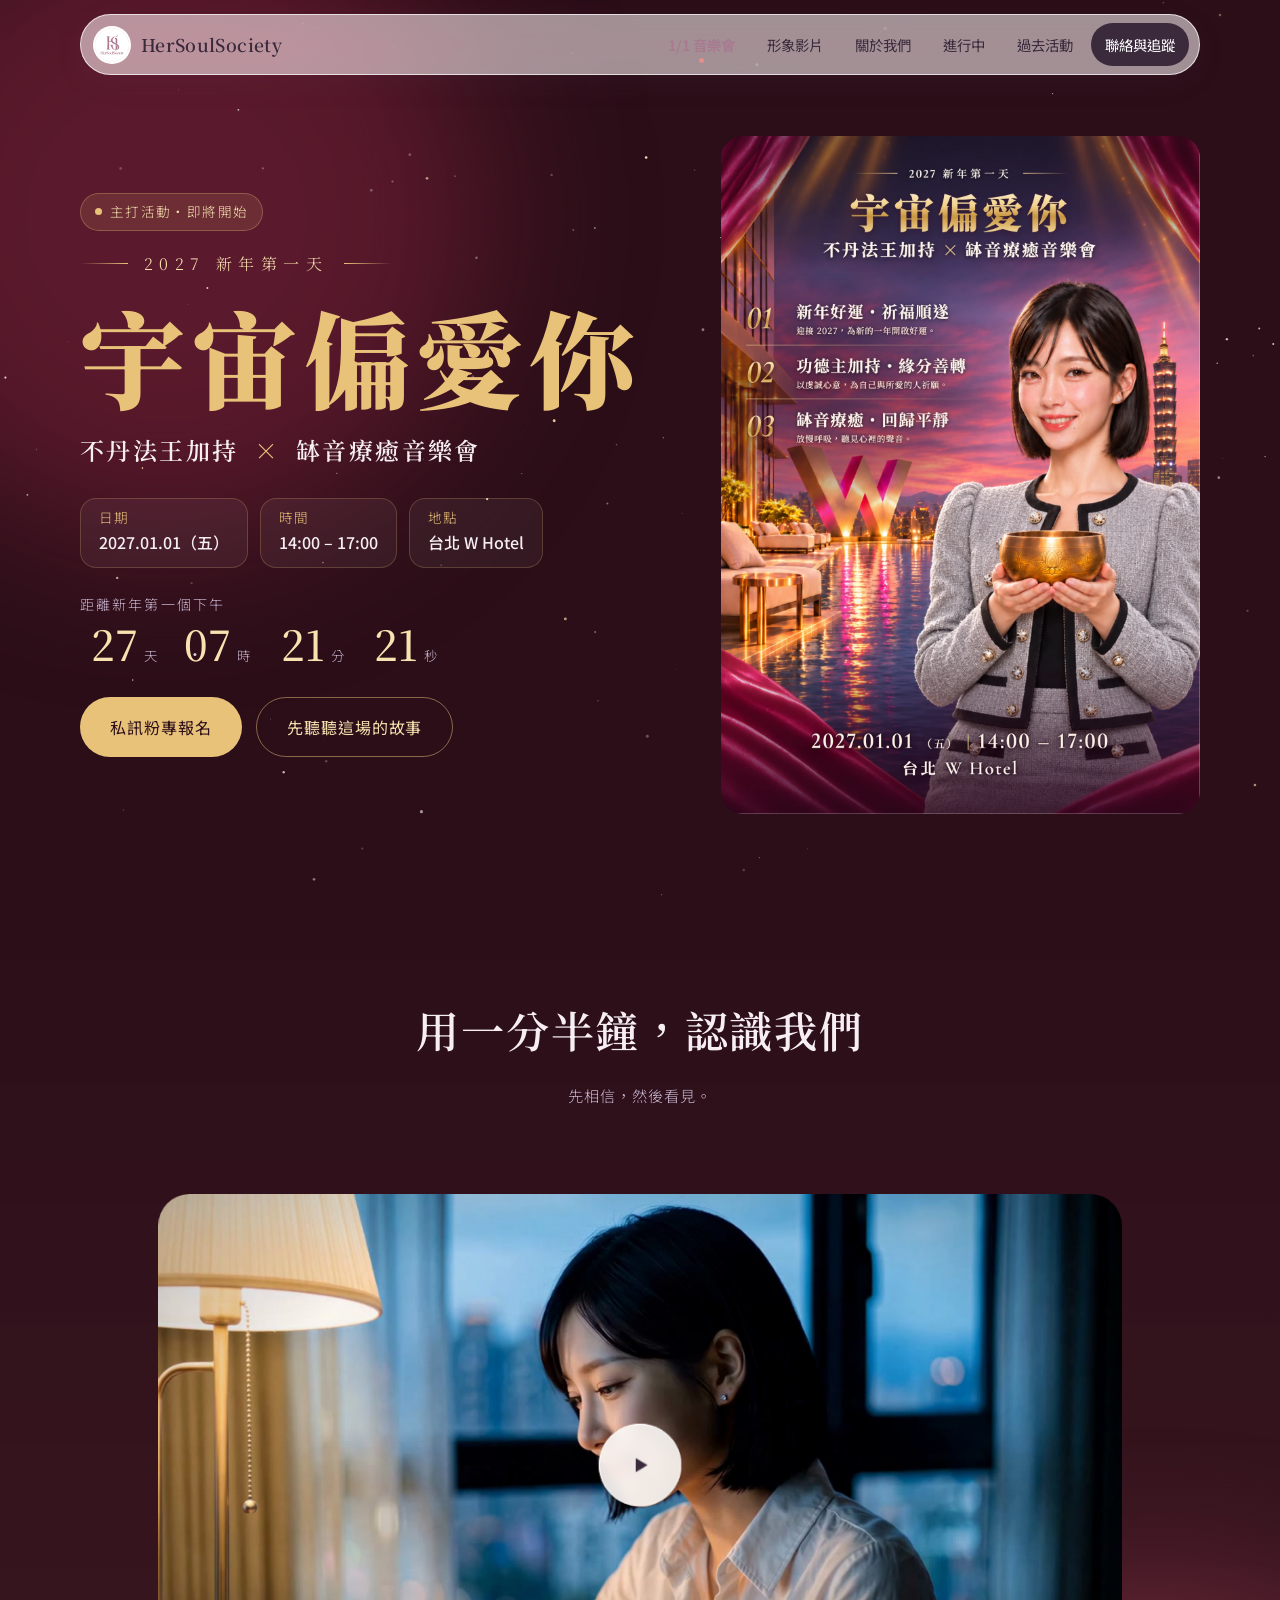
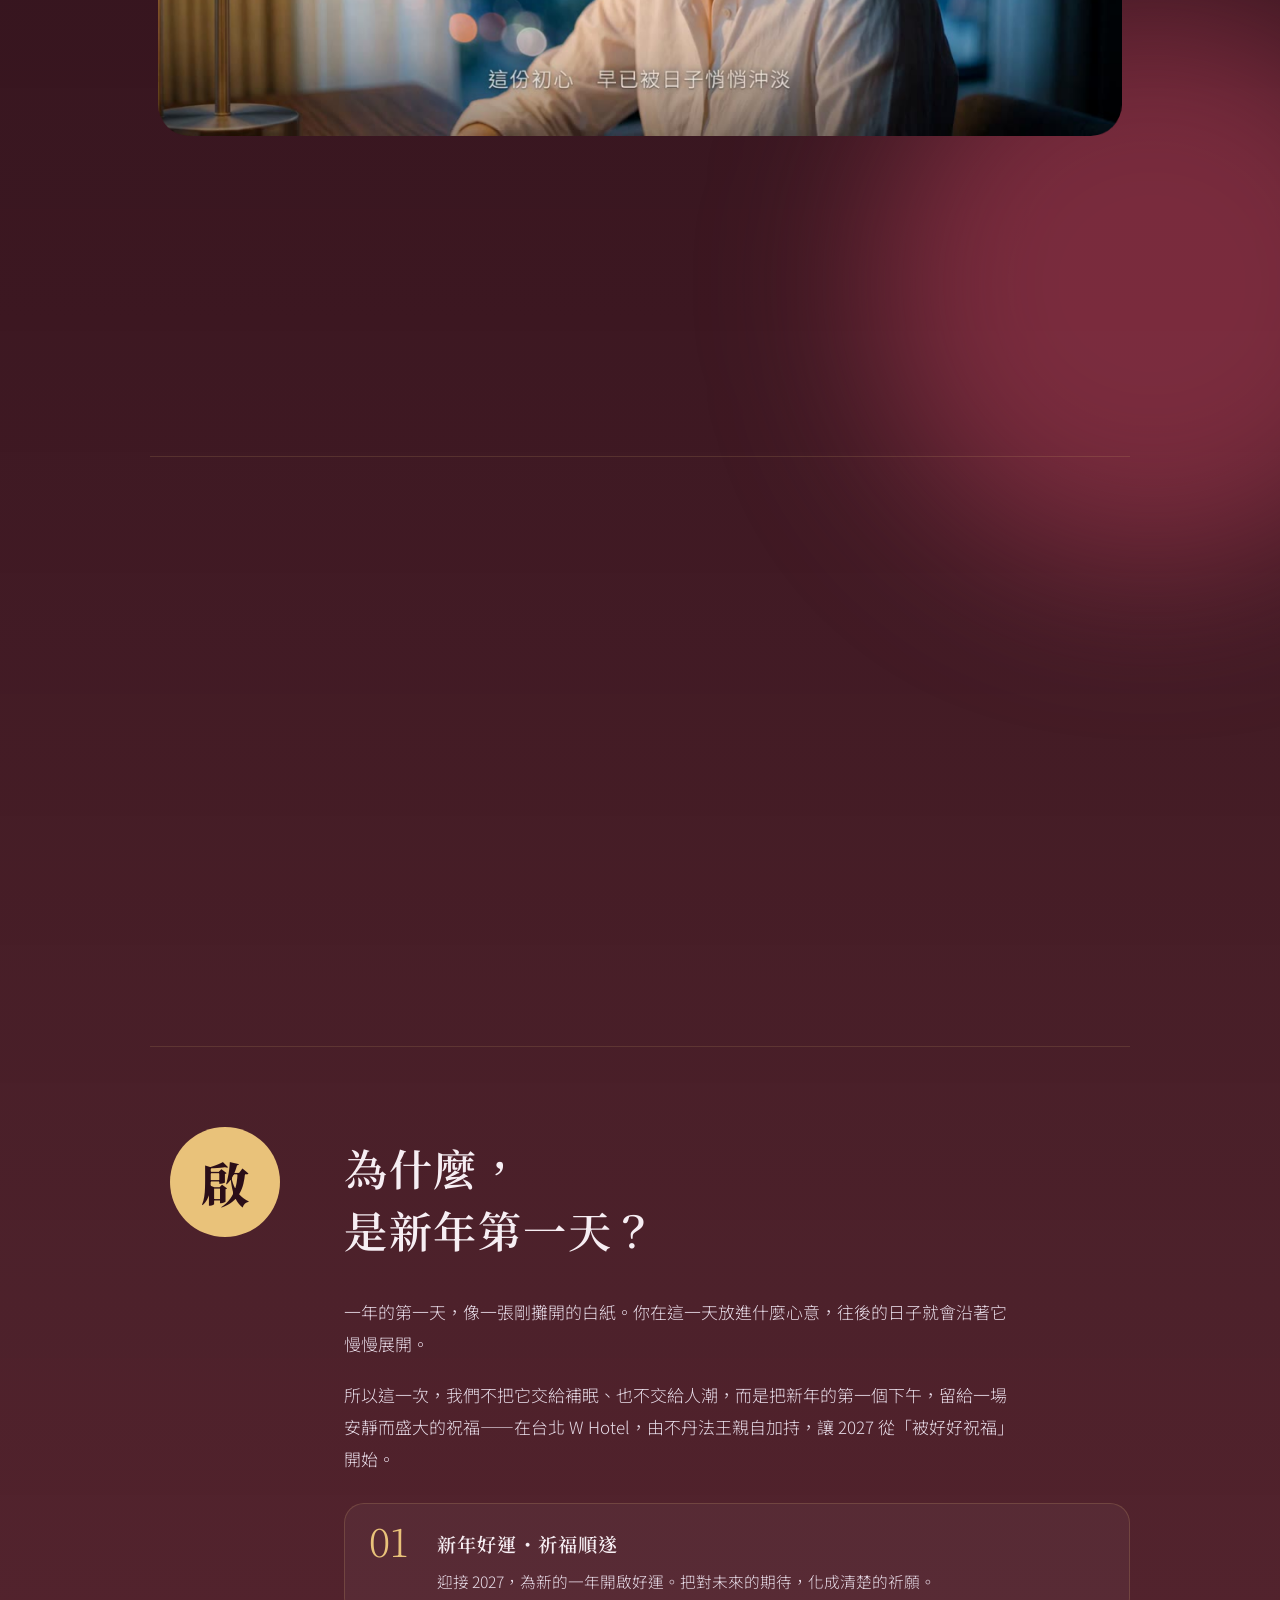
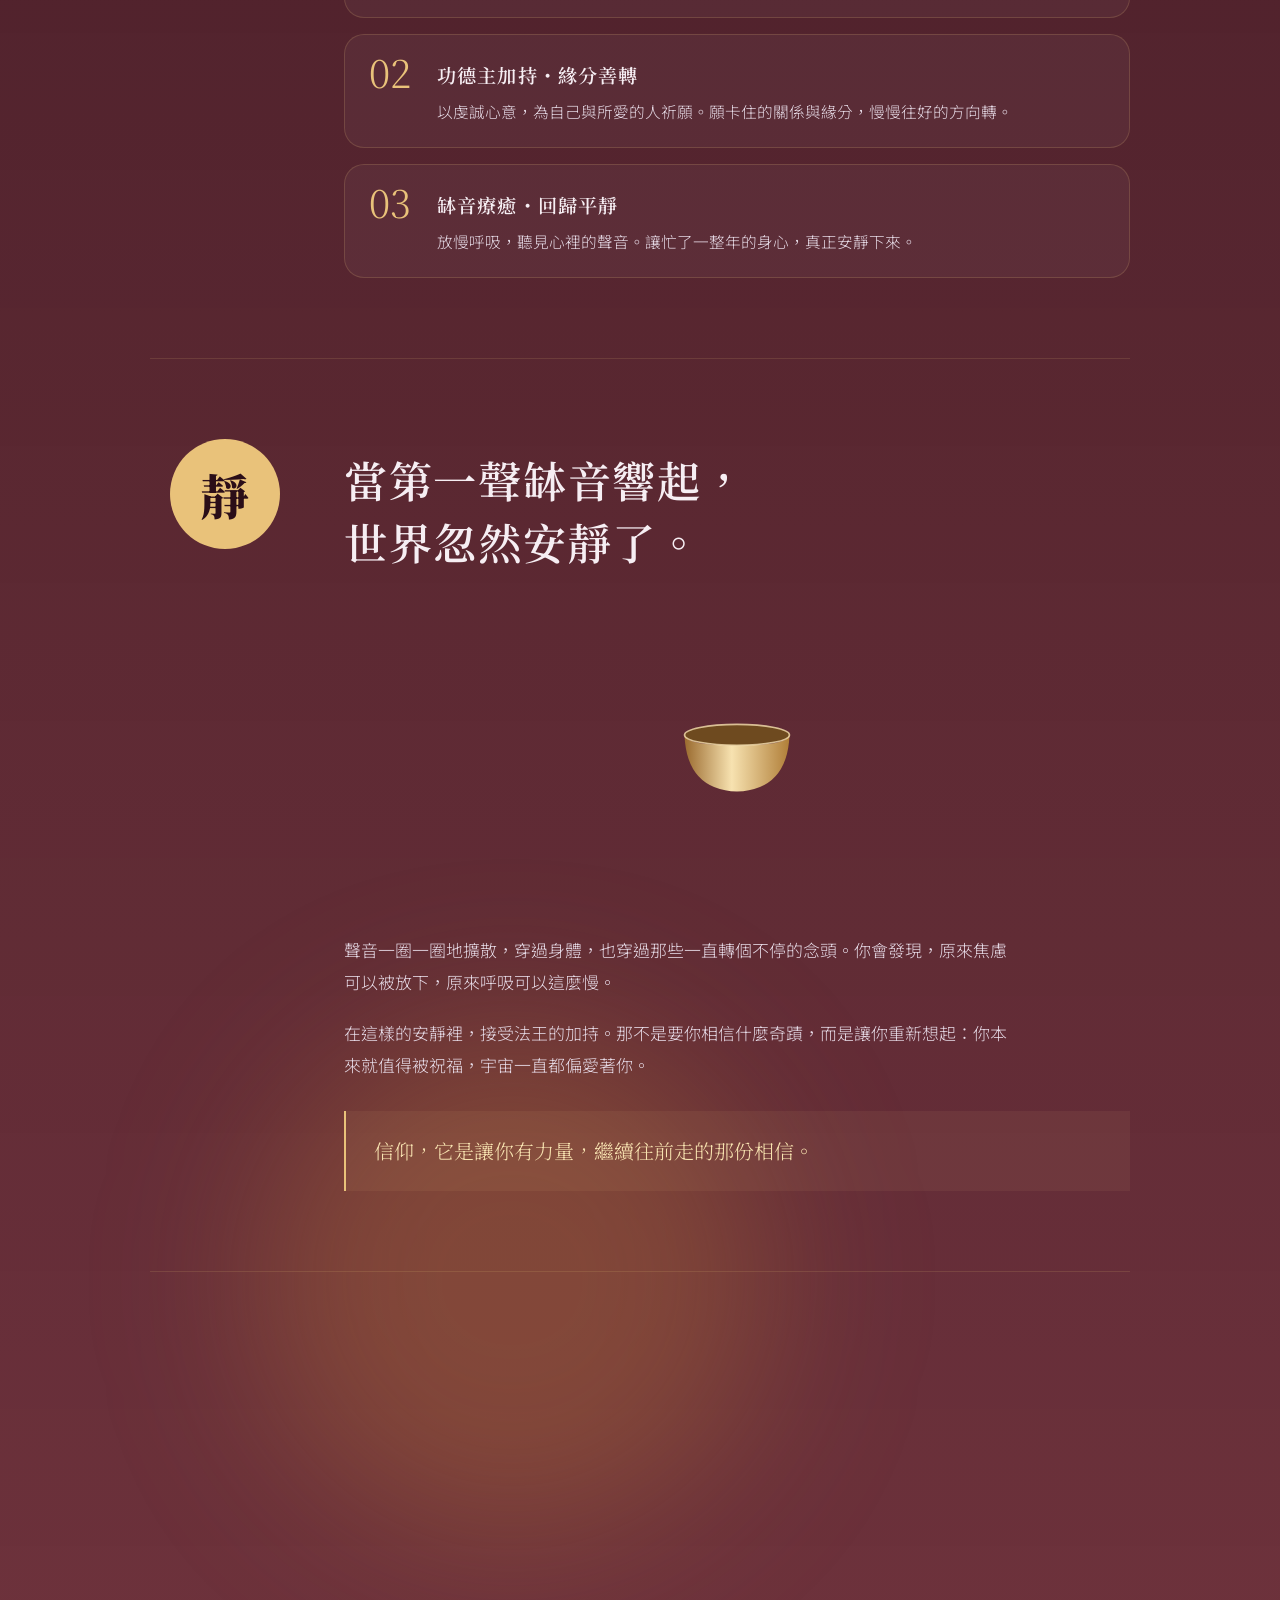
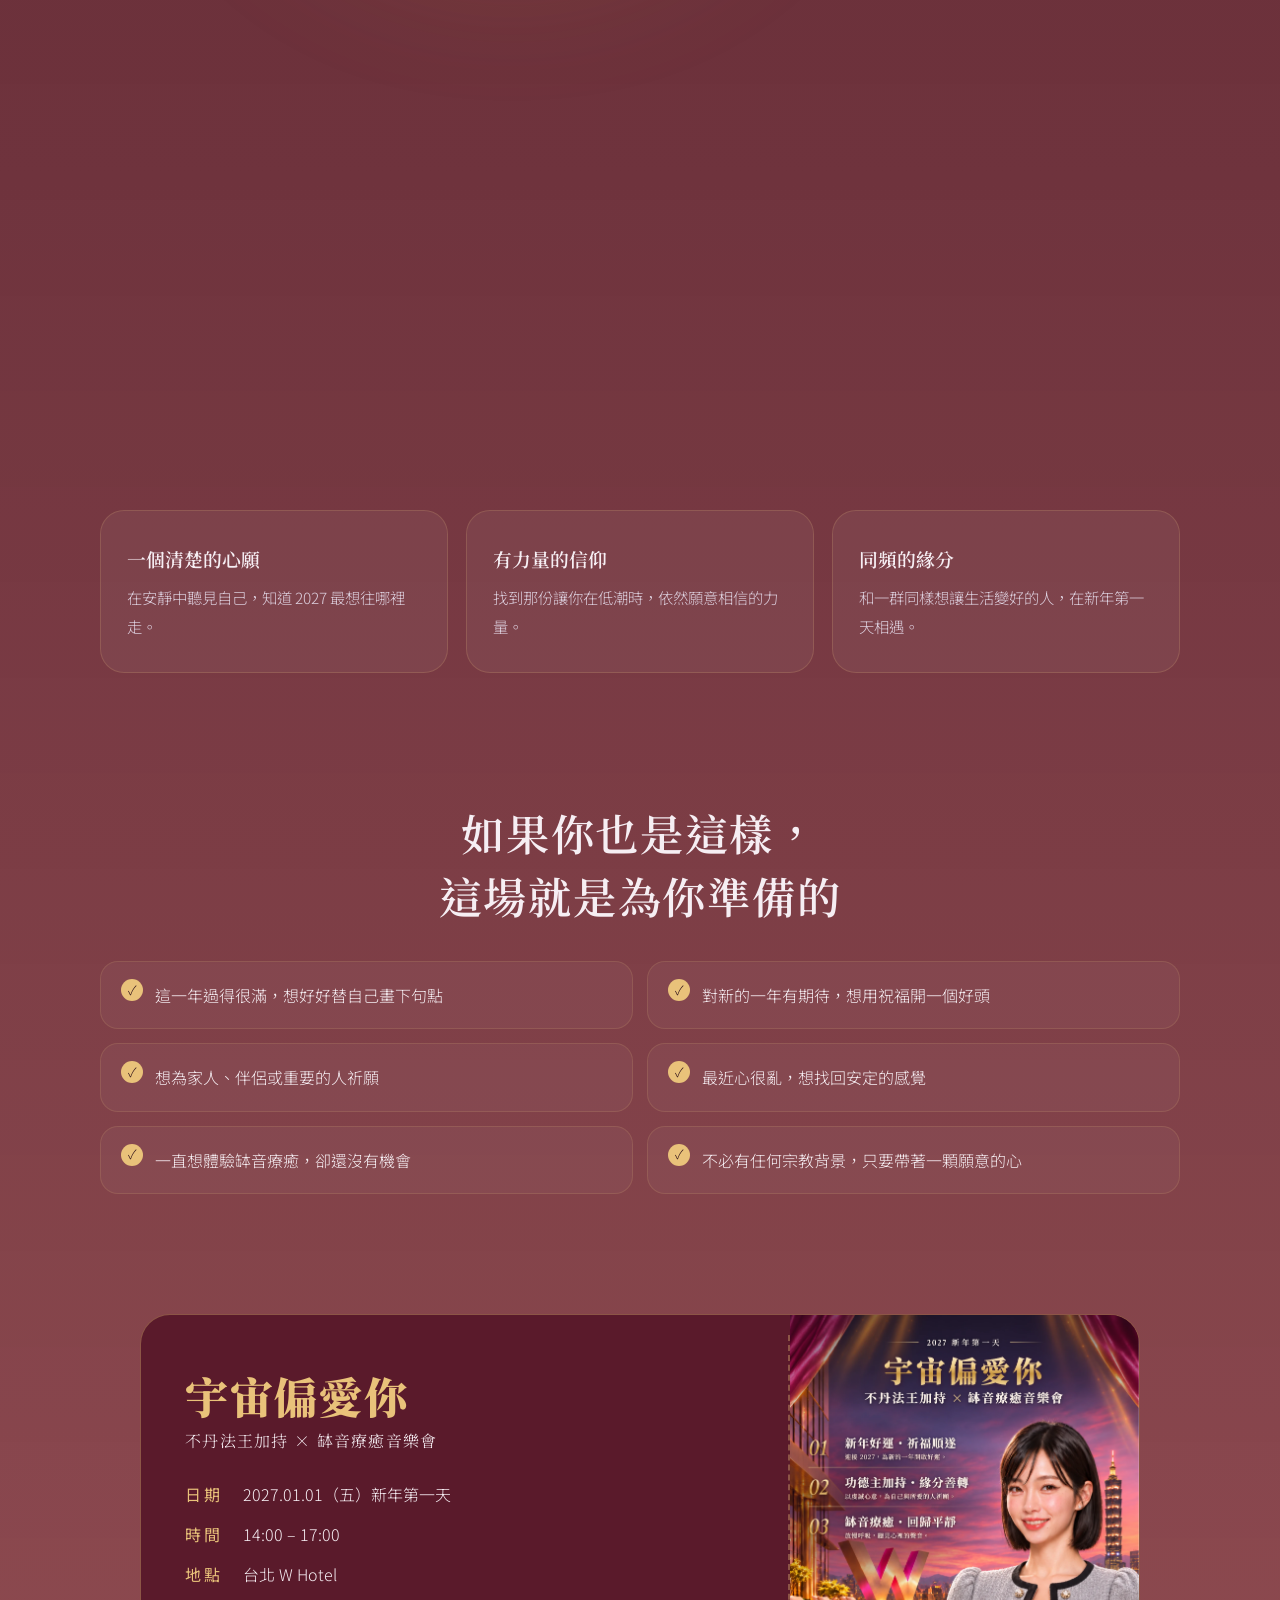
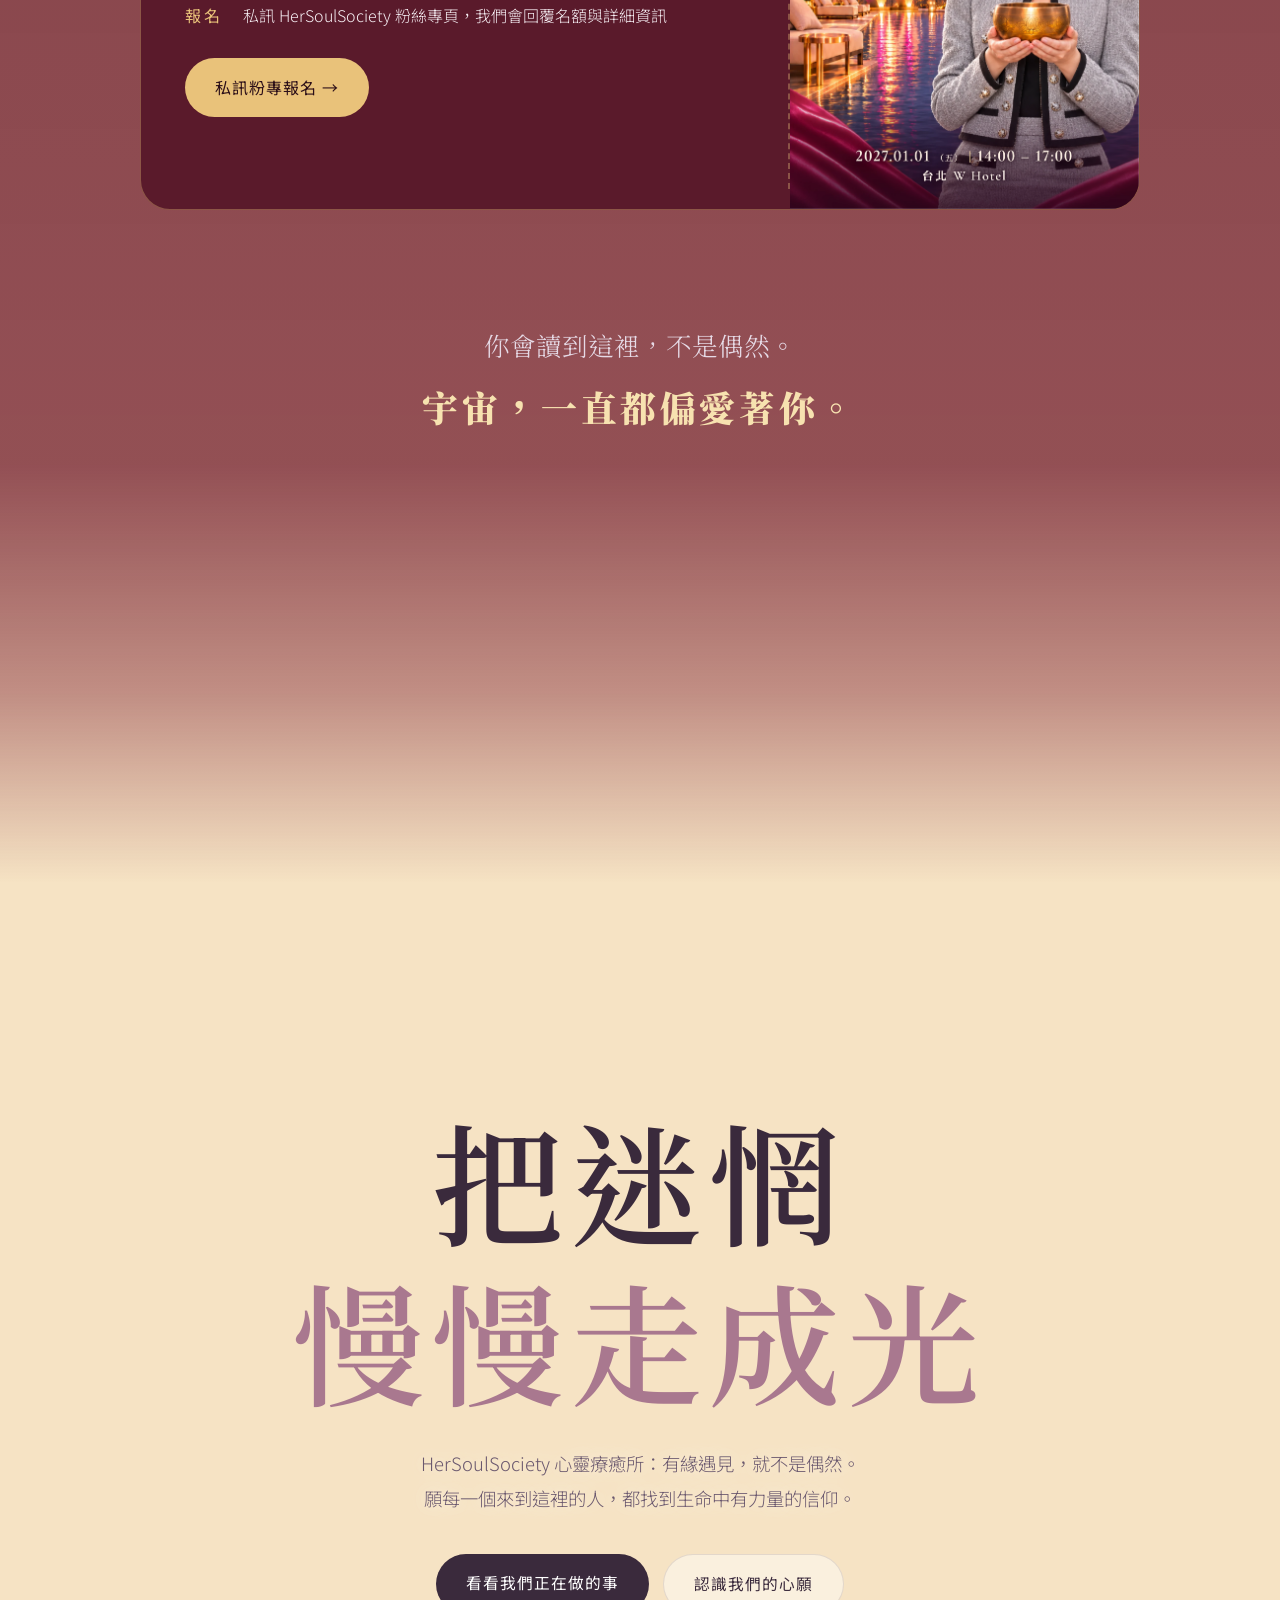
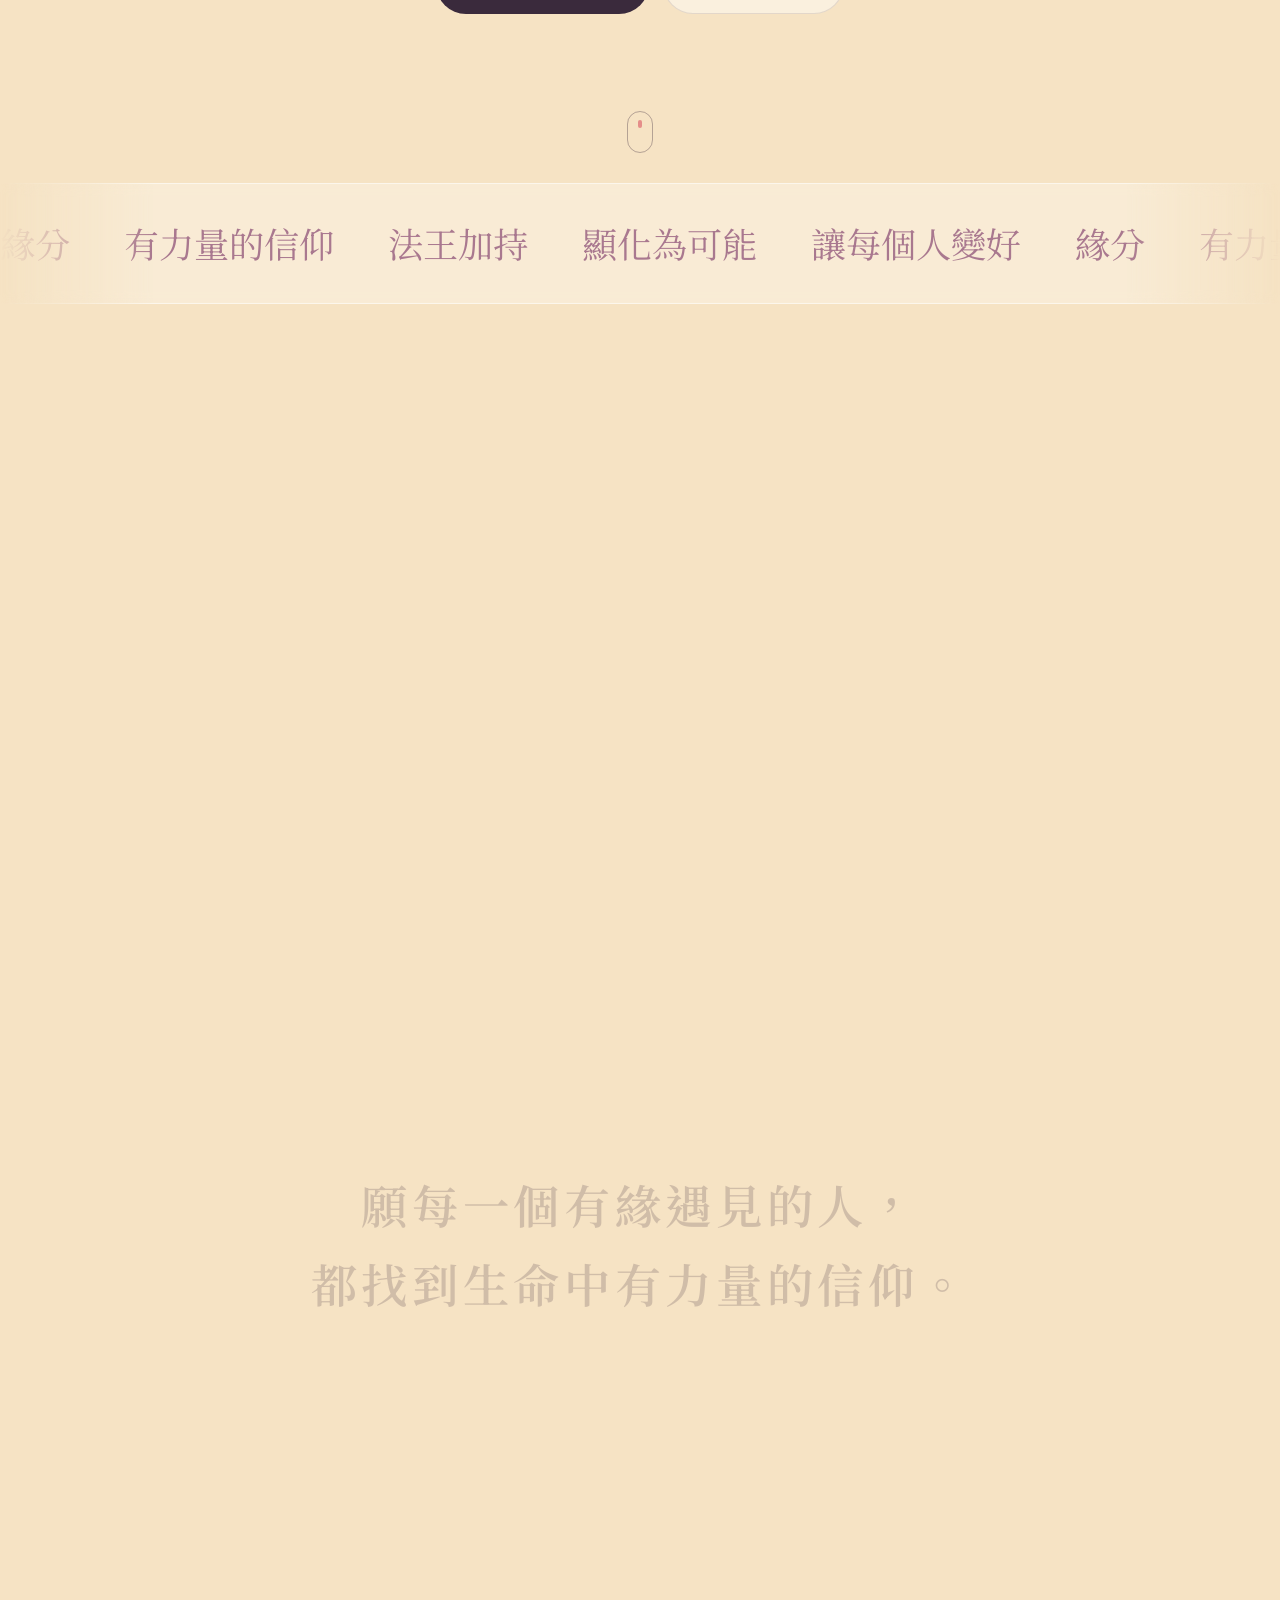
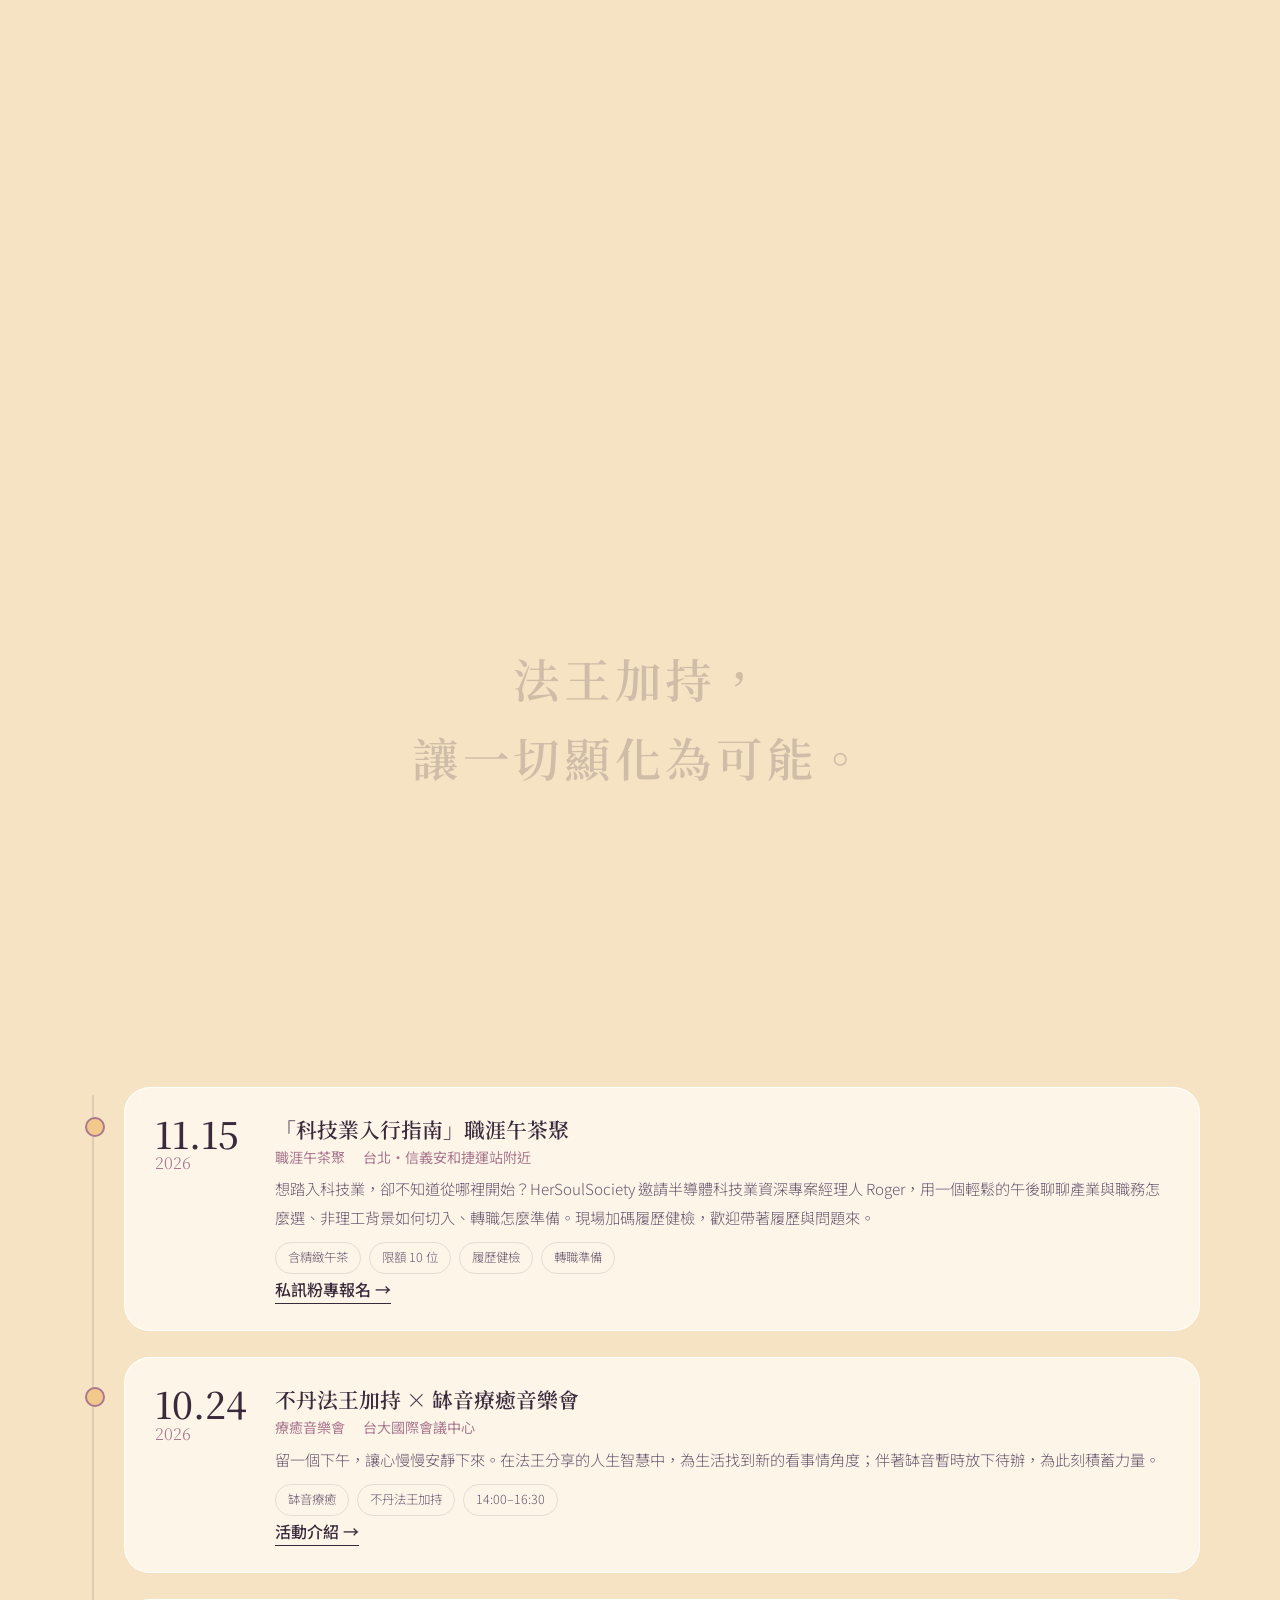
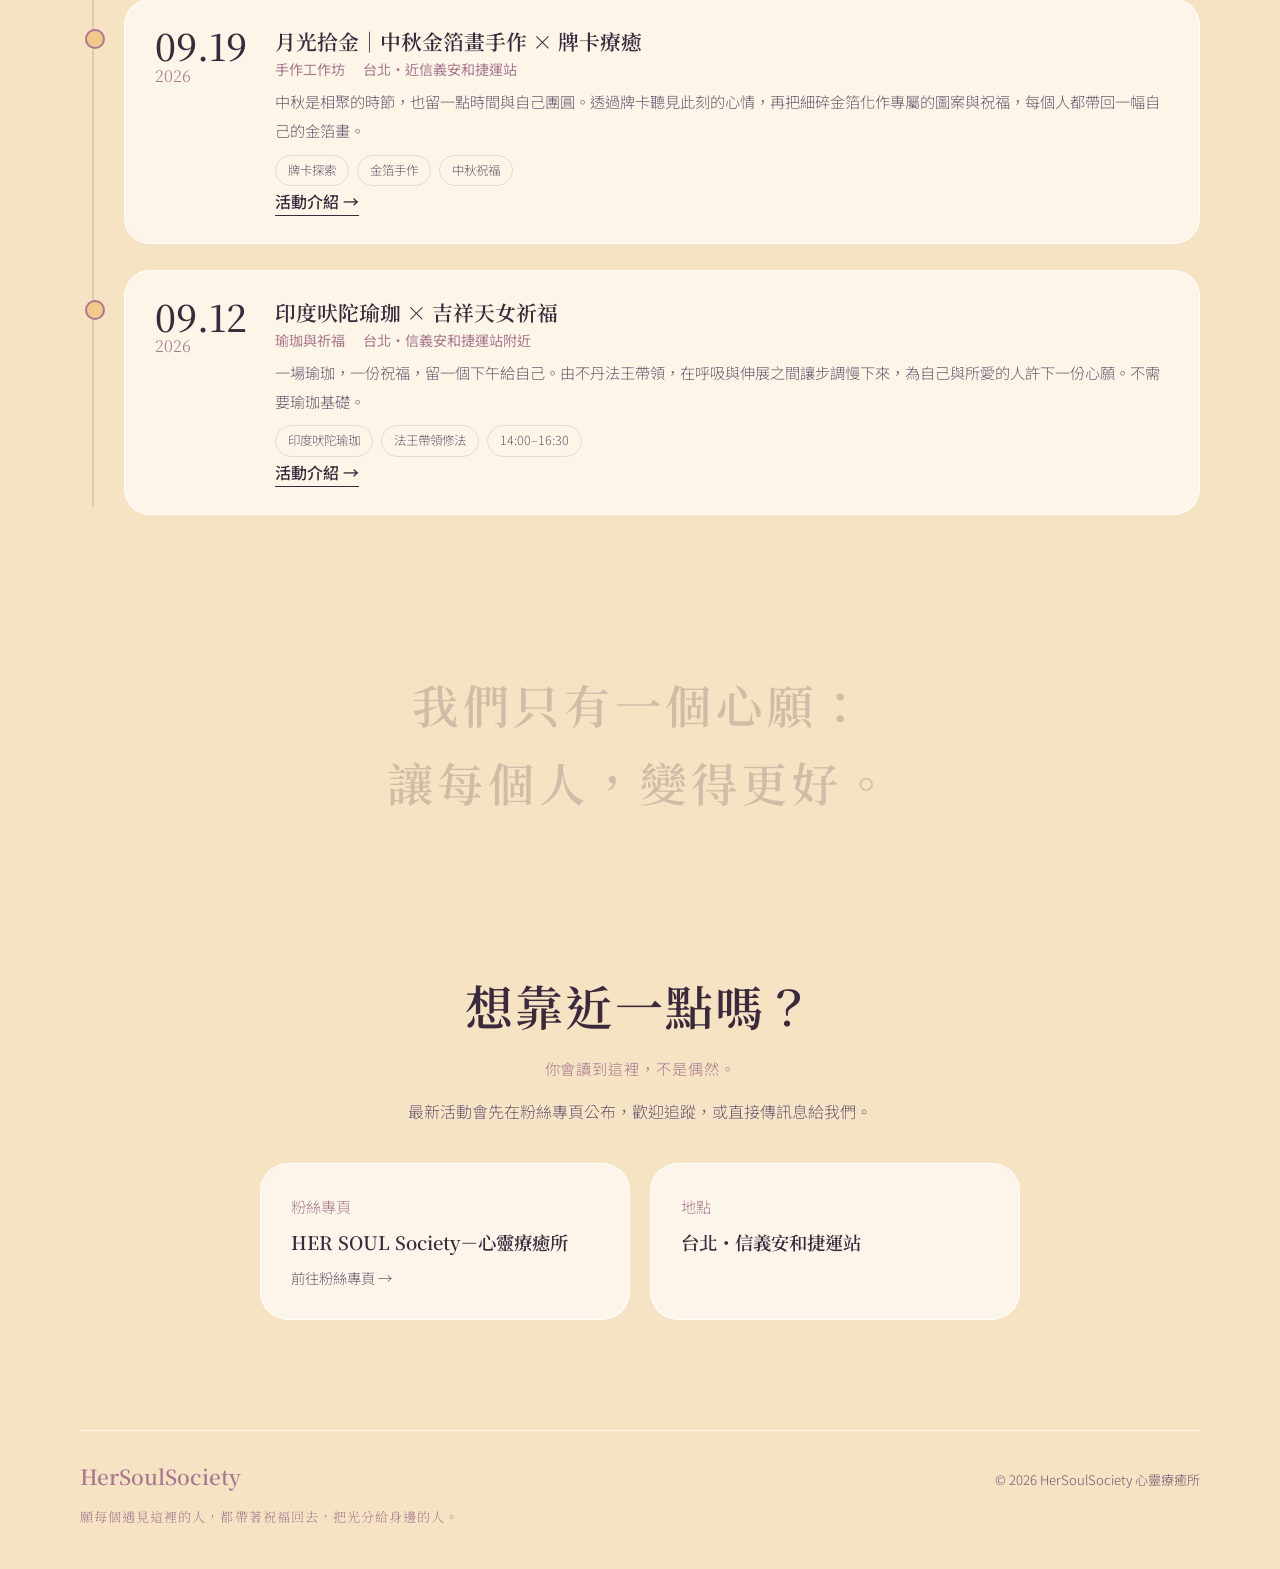
<file: newyear-2027.html>
<!doctype html>
<html lang="zh-Hant">
<head>
<meta charset="utf-8">
<meta name="viewport" content="width=device-width, initial-scale=1">
<title>宇宙偏愛你｜2027 新年第一天 不丹法王加持 × 缽音療癒音樂會｜HerSoulSociety</title>
<meta name="description" content="2027.01.01（五）14:00–17:00，台北 W Hotel。新年第一天，在不丹法王的加持與缽音之中，為自己和所愛的人許下新一年的心願。">
<meta property="og:title" content="宇宙偏愛你｜2027 新年第一天 不丹法王加持 × 缽音療癒音樂會">
<meta property="og:description" content="2027.01.01（五）14:00–17:00・台北 W Hotel。把新年的第一個下午，留給自己。">
<meta property="og:image" content="https://royyang1991.github.io/hersoulsociety/assets/events/2027-01-01_universe-loves-you.webp">
<link rel="canonical" href="./#newyear">
<meta http-equiv="refresh" content="0; url=./#newyear">
<script>location.replace("./#newyear");</script>
<style>body{margin:0;min-height:100vh;display:grid;place-items:center;background:#170F2B;color:#F7E2B0;font-family:serif}</style>
</head>
<body>
<p><a href="./#newyear" style="color:inherit">前往「宇宙偏愛你」新年音樂會 →</a></p>
</body>
</html>
</file>
<file: style.css>
:root{
  --bg:#FBF6F1; --paper:#FFFDFB; --ink:#3A2A3C; --muted:#7D6C80;
  --rose:#E58E8A; --lilac:#B7A3E0; --gold:#F2C98A; --mauve:#A9788F;
  --line:rgba(58,42,60,.12);
  --serif:"Noto Serif TC",serif; --sans:"Noto Sans TC",system-ui,sans-serif; --en:var(--serif);
  --ease:cubic-bezier(.22,.8,.24,1);
}
*{box-sizing:border-box;margin:0;padding:0}
html{overflow-x:clip;scroll-behavior:smooth;scroll-padding-top:84px}
body{background:var(--bg);color:var(--ink);font-family:var(--sans);font-weight:300;line-height:1.9;overflow-x:hidden;-webkit-font-smoothing:antialiased}
a{color:inherit;text-decoration:none}
img,video{display:block;max-width:100%}
::selection{background:var(--gold);color:var(--ink)}

/* ───── 背景：流動的霧與光 ───── */
.aurora{position:fixed;inset:0;z-index:-3;overflow:hidden;filter:blur(70px) saturate(115%)}
.orb{position:absolute;border-radius:50%;opacity:.6;will-change:transform}
.o1{width:52vw;height:52vw;left:-12vw;top:-14vw;background:#F6C9C0;animation:drift1 22s ease-in-out infinite alternate}
.o2{width:46vw;height:46vw;right:-10vw;top:6vh;background:#D5C8F2;animation:drift2 27s ease-in-out infinite alternate}
.o3{width:40vw;height:40vw;left:22vw;top:52vh;background:#FBE3B8;animation:drift3 31s ease-in-out infinite alternate}
.o4{width:30vw;height:30vw;right:8vw;bottom:-8vw;background:#F3B9C6;opacity:.45;animation:drift1 36s ease-in-out infinite alternate-reverse}
@keyframes drift1{to{transform:translate(14vw,10vh) scale(1.18)}}
@keyframes drift2{to{transform:translate(-16vw,14vh) scale(.88)}}
@keyframes drift3{to{transform:translate(10vw,-16vh) scale(1.22)}}
#motes{position:fixed;inset:0;z-index:-2;width:100%;height:100%;pointer-events:none}
#glow{display:none;position:fixed;left:0;top:0;width:520px;height:520px;margin:-260px 0 0 -260px;border-radius:50%;z-index:-1;pointer-events:none;
  background:radial-gradient(circle,rgba(255,236,200,.75),rgba(255,236,200,0) 62%);opacity:0;transition:opacity .8s;will-change:transform}
#progress{position:fixed;left:0;top:0;height:3px;width:100%;z-index:60;transform-origin:0 50%;transform:scaleX(0);
  background:var(--rose)}

/* ───── 導覽 ───── */
.nav{position:fixed;top:14px;left:50%;transform:translateX(-50%);z-index:50;width:min(1120px,calc(100% - 28px));
  display:flex;align-items:center;justify-content:space-between;padding:8px 10px 8px 12px;border-radius:999px;
  background:rgba(255,253,251,.55);backdrop-filter:blur(18px) saturate(140%);-webkit-backdrop-filter:blur(18px) saturate(140%);
  border:1px solid rgba(255,255,255,.7);box-shadow:0 8px 30px rgba(120,80,110,.08);transition:box-shadow .4s,background .4s}
.nav.scrolled{background:rgba(255,253,251,.82);box-shadow:0 10px 36px rgba(120,80,110,.16)}
.brand{display:flex;align-items:center;gap:10px;font-family:var(--serif);font-size:1.1rem;font-weight:600;letter-spacing:.02em}
.brand img{width:38px;height:38px;border-radius:50%;background:#fff;transition:transform .8s var(--ease)}
.brand:hover img{transform:rotate(360deg)}
.nav nav{display:flex;align-items:center;gap:4px;font-size:.9rem;font-weight:400}
.nav nav a{padding:8px 14px;border-radius:999px;position:relative;transition:color .3s,background .3s}
.nav nav a:not(.pill):hover{background:rgba(183,163,224,.2)}
.nav nav a.on:not(.pill){color:var(--mauve)}
.nav nav a.on:not(.pill)::after{content:"";position:absolute;left:50%;bottom:3px;width:5px;height:5px;margin-left:-2.5px;border-radius:50%;background:var(--rose)}
.pill{background:var(--ink);color:#fff}
.pill:hover{background:var(--mauve)}

/* ───── 共用 ───── */
.wrap{width:min(1120px,calc(100% - 48px));margin:0 auto;padding:120px 0 40px}
h2{font-family:var(--serif);font-weight:600;font-size:clamp(1.9rem,4.2vw,3rem);line-height:1.4;letter-spacing:.04em;margin-bottom:28px}
.dot{width:10px;height:10px;border-radius:50%;background:var(--rose);position:relative;flex:none}
.dot::after{content:"";position:absolute;inset:0;border-radius:50%;background:var(--rose);animation:ping 2s ease-out infinite}
@keyframes ping{to{transform:scale(3.4);opacity:0}}

/* 捲動顯現：由霧變清晰 */
.reveal{opacity:0;transform:translateY(34px);filter:blur(10px);transition:opacity 1.1s var(--ease),transform 1.1s var(--ease),filter 1.1s var(--ease);transition-delay:var(--rd,0s)}
.reveal.in{opacity:1;transform:none;filter:none}
.fade{opacity:0;animation:fadeUp 1.2s var(--ease) var(--d,0s) forwards}
@keyframes fadeUp{from{opacity:0;transform:translateY(22px);filter:blur(8px)}to{opacity:1;transform:none;filter:none}}

/* ───── 首屏 ───── */
.hero{min-height:100svh;display:flex;flex-direction:column;align-items:center;justify-content:center;text-align:center;padding:120px 24px 90px;position:relative}
.hero h1{font-family:var(--serif);font-weight:600;font-size:clamp(2.9rem,10.5vw,8.2rem);line-height:1.22;letter-spacing:.06em;margin:18px 0 26px}
.hero h1 .row{display:block}
.hero h1 .ch{display:inline-block;opacity:0;transform:translateY(.5em) scale(1.08);filter:blur(18px);animation:chIn 1.5s var(--ease) forwards;animation-delay:calc(.35s + var(--i)*.11s)}
.hero h1 .row:last-child .ch{color:var(--mauve)}
@keyframes chIn{to{opacity:1;transform:none;filter:none}}
.lead{max-width:34em;color:var(--muted);font-size:clamp(1rem,1.6vw,1.15rem)}
.cta{display:flex;flex-wrap:wrap;gap:14px;justify-content:center;margin-top:38px}
.btn{position:relative;overflow:hidden;padding:14px 30px;border-radius:999px;font-weight:400;font-size:.98rem;letter-spacing:.06em;transition:transform .5s var(--ease),box-shadow .5s}
.btn span{position:relative;z-index:1}
.btn.solid{background:var(--ink);color:#fff;transition:transform .5s var(--ease),background .3s}
.btn.solid:hover{background:var(--mauve)}
.btn.ghost{border:1px solid var(--line);background:rgba(255,255,255,.45);backdrop-filter:blur(8px)}
.btn:hover{transform:translateY(-3px)}
.scroll-hint{position:absolute;bottom:30px;left:50%;margin-left:-13px;width:26px;height:42px;border:1.5px solid rgba(58,42,60,.35);border-radius:14px}
.scroll-hint span{position:absolute;left:50%;top:8px;width:4px;height:8px;margin-left:-2px;border-radius:2px;background:var(--rose);animation:wheel 2s var(--ease) infinite}
@keyframes wheel{0%{opacity:0;transform:translateY(-3px)}35%{opacity:1}100%{opacity:0;transform:translateY(15px)}}

/* ───── 跑馬燈 ───── */
.marquee{overflow:hidden;padding:26px 0;border-block:1px solid var(--line);background:rgba(255,253,251,.4);backdrop-filter:blur(6px);
  -webkit-mask-image:linear-gradient(90deg,transparent,#000 12%,#000 88%,transparent);mask-image:linear-gradient(90deg,transparent,#000 12%,#000 88%,transparent)}
.track{display:flex;gap:54px;width:max-content;align-items:baseline;animation:slide 38s linear infinite}
.track b{font-family:var(--serif);font-weight:400;font-size:clamp(1.4rem,3vw,2.2rem);color:var(--mauve)}
@keyframes slide{to{transform:translateX(-50%)}}

/* ───── 關於 ───── */
.about{display:grid;grid-template-columns:minmax(220px,.8fr) 1.2fr;gap:clamp(30px,6vw,90px);align-items:center}
.ring{position:relative;width:min(340px,70vw);aspect-ratio:1;margin:auto;border-radius:50%;background:#fff;animation:float 7s ease-in-out infinite}
.ring img{width:100%;height:100%;border-radius:50%}
.ring::before,.ring::after{content:"";position:absolute;inset:-22px;border-radius:50%;border:1px dashed rgba(169,120,143,.45);animation:spin 40s linear infinite}
.ring::after{inset:-46px;border:1px solid rgba(183,163,224,.35);border-left-color:transparent;border-bottom-color:transparent;animation-duration:26s;animation-direction:reverse}
@keyframes spin{to{transform:rotate(360deg)}}
@keyframes float{50%{transform:translateY(-14px)}}
.about-text p:not(.label){color:var(--muted);max-width:34em;margin-bottom:14px}
.pillars{list-style:none;display:grid;grid-template-columns:repeat(3,1fr);gap:14px;margin-top:34px}
.pillars li{padding:20px 18px;border-radius:22px;background:rgba(255,253,251,.6);border:1px solid rgba(255,255,255,.8);backdrop-filter:blur(10px);
  transition:transform .6s var(--ease),box-shadow .6s,opacity 1.1s var(--ease),filter 1.1s var(--ease)}
.pillars li:nth-child(2){--rd:.12s}.pillars li:nth-child(3){--rd:.24s}
.pillars li.in:hover{transform:translateY(-8px);box-shadow:0 22px 44px rgba(183,163,224,.3)}
.pillars em{font-family:var(--serif);font-size:1.3rem;font-style:normal;color:var(--rose);display:block;line-height:1}
.pillars strong{font-family:var(--serif);font-weight:600;font-size:1.15rem;display:block;margin:6px 0 2px}
.pillars span{font-size:.86rem;color:var(--muted);line-height:1.7;display:block}

/* ───── 進行中 ───── */
.now-list{display:grid;gap:34px}
.now-card{--mx:50%;--my:50%;position:relative;display:grid;grid-template-columns:minmax(0,.9fr) minmax(0,1.1fr);border-radius:34px;overflow:hidden;
  background:rgba(255,253,251,.72);border:1px solid rgba(255,255,255,.9);backdrop-filter:blur(14px);
  transform:perspective(1200px) rotateX(var(--rx,0deg)) rotateY(var(--ry,0deg));transition:transform .5s var(--ease),box-shadow .5s,opacity 1.1s var(--ease),filter 1.1s var(--ease)}
.now-card:hover{box-shadow:0 34px 90px rgba(229,142,138,.26)}
.now-media{position:relative;min-height:340px;overflow:hidden;background:linear-gradient(135deg,#F6C9C0,#D5C8F2 55%,#FBE3B8)}
.now-media img{position:absolute;inset:0;width:100%;height:100%;object-fit:cover;object-position:50% 40%;transition:transform 1.6s var(--ease)}
.now-card:hover .now-media img{transform:scale(1.06)}
.now-media{background-size:220% 220%;animation:pan 14s ease-in-out infinite alternate}
@keyframes pan{to{background-position:100% 100%}}
.now-date{position:absolute;inset:0;display:flex;flex-direction:column;align-items:center;justify-content:center;color:#fff;font-family:var(--serif)}
.now-date small{font-size:1.4rem;letter-spacing:.3em;opacity:.9}
.now-date b{font-weight:500;font-size:clamp(4.5rem,10vw,7.5rem);line-height:1}
.now-date span{font-family:var(--serif);font-style:normal;font-size:1.05rem;letter-spacing:.3em;margin-top:10px;padding:4px 18px;border:1px solid rgba(255,255,255,.8);border-radius:999px}
.now-body{padding:clamp(26px,4vw,48px);display:flex;flex-direction:column;justify-content:center;gap:12px}
.badge{align-self:flex-start;display:inline-flex;align-items:center;gap:8px;padding:5px 14px;border-radius:999px;font-size:.8rem;font-weight:500;letter-spacing:.08em;background:rgba(229,142,138,.16);color:#B4605C}
.now-body h3,.t-card h3{font-family:var(--serif);font-weight:600;font-size:clamp(1.4rem,2.6vw,2rem);line-height:1.45}
.meta{display:flex;flex-wrap:wrap;gap:6px 18px;font-size:.88rem;color:var(--mauve);font-weight:400}
.now-body p{color:var(--muted)}
.tags{display:flex;flex-wrap:wrap;gap:8px}
.tags i{font-style:normal;font-size:.78rem;padding:3px 12px;border-radius:999px;border:1px solid var(--line);color:var(--muted)}
.more{align-self:flex-start;margin-top:8px;font-weight:500;color:var(--ink);border-bottom:1px solid currentColor;padding-bottom:2px;transition:color .3s,letter-spacing .5s var(--ease)}
.more:hover{color:var(--rose);letter-spacing:.1em}
.empty{padding:50px 30px;text-align:center;border-radius:28px;border:1px dashed rgba(169,120,143,.45);color:var(--muted);background:rgba(255,253,251,.5)}

/* ───── 過去活動：時間軸 ───── */
.timeline{position:relative;padding-left:44px;display:grid;gap:26px}
.timeline .line{position:absolute;left:12px;top:8px;bottom:8px;width:2px;background:var(--line);border-radius:2px;overflow:hidden}
.timeline .line b{display:block;width:100%;height:100%;transform-origin:50% 0;transform:scaleY(0);background:var(--rose)}
.t-item{position:relative}
.t-item::before{content:"";position:absolute;left:-39px;top:30px;width:16px;height:16px;border-radius:50%;background:var(--bg);border:2px solid var(--mauve);transition:background .6s .3s,box-shadow .6s .3s,transform .6s .3s var(--ease);transform:scale(.4)}
.t-item.in::before{background:var(--gold);transform:scale(1)}
.t-card{display:grid;grid-template-columns:auto 1fr;gap:10px 28px;padding:26px 30px;border-radius:26px;background:rgba(255,253,251,.66);border:1px solid rgba(255,255,255,.9);backdrop-filter:blur(10px);
  transition:transform .6s var(--ease),box-shadow .6s}
.t-card:hover{transform:translateX(10px);box-shadow:0 18px 50px rgba(183,163,224,.28)}
.t-date{font-family:var(--serif);color:var(--mauve);font-variant-numeric:tabular-nums;line-height:1.1;min-width:92px}
.t-date b{display:block;font-weight:500;font-size:2.3rem;color:var(--ink)}
.t-card h3{font-size:1.3rem}
.t-card p{color:var(--muted);font-size:.95rem;margin:4px 0 10px}
.t-thumb{grid-column:1/-1;border-radius:18px;overflow:hidden;max-height:300px}
.t-thumb{position:relative;height:300px}
.now-media.has-img{animation:none}
.now-media img.bg,.t-thumb img.bg{position:absolute;inset:-30px;width:calc(100% + 60px);height:calc(100% + 60px);object-fit:cover;filter:blur(26px) saturate(1.2);opacity:.75;transform:none}
.now-media img.poster,.t-thumb img.poster{position:absolute;inset:18px;width:calc(100% - 36px);height:calc(100% - 36px);object-fit:contain}
.now-card:hover .now-media img.bg{transform:none}
.sample-flag{font-size:.72rem;padding:2px 10px;border-radius:999px;background:rgba(183,163,224,.25);color:#6E5A9A;margin-left:8px;vertical-align:middle;font-family:var(--sans);font-weight:400}

/* ───── 形象影片 ───── */
.film .wrap{padding-bottom:10px}
.film-frame{position:relative;width:min(1120px,calc(100% - 48px));margin:0 auto;aspect-ratio:16/9;border-radius:36px;overflow:hidden;background:#1b1420;
  transform:scale(var(--s,.86));will-change:transform}
.film-frame video{width:100%;height:100%;object-fit:cover}
.play{position:absolute;left:50%;top:50%;width:96px;height:96px;margin:-48px 0 0 -48px;border-radius:50%;border:0;cursor:pointer;color:var(--ink);
  background:rgba(255,253,251,.88);backdrop-filter:blur(8px);display:grid;place-items:center;transition:transform .5s var(--ease),opacity .5s}
.play::before,.play::after{content:"";position:absolute;inset:0;border-radius:50%;border:1px solid rgba(255,255,255,.8);animation:ripple 2.8s ease-out infinite}
.play::after{animation-delay:1.4s}
@keyframes ripple{to{transform:scale(2.1);opacity:0}}
.play:hover{transform:scale(1.1)}
.film-frame.playing .play{opacity:0;pointer-events:none}

/* ───── 聯絡 ───── */
.contact{text-align:center;padding-bottom:110px}
.contact .label{justify-content:center}
.contact .sub{color:var(--muted);max-width:32em;margin:-10px auto 36px}
.contact-cards{display:grid;grid-template-columns:repeat(auto-fit,minmax(260px,1fr));gap:20px;max-width:760px;margin:auto;text-align:left}
.c-card{display:flex;flex-direction:column;gap:4px;padding:28px 30px;border-radius:28px;background:rgba(255,253,251,.7);border:1px solid rgba(255,255,255,.9);backdrop-filter:blur(12px);
  transition:transform .6s var(--ease),box-shadow .6s,opacity 1.1s var(--ease),filter 1.1s var(--ease)}
.c-card:nth-child(2){--rd:.12s}
a.c-card.in:hover{transform:translateY(-8px);box-shadow:0 26px 60px rgba(229,142,138,.28)}
.c-card small{font-size:.95rem;color:var(--mauve)}
.c-card strong{font-family:var(--serif);font-weight:600;font-size:1.15rem}
.c-card span{color:var(--muted);font-size:.9rem}

footer{display:flex;flex-wrap:wrap;gap:8px 24px;justify-content:space-between;align-items:baseline;width:min(1120px,calc(100% - 48px));margin:0 auto;padding:26px 0 40px;border-top:1px solid var(--line);font-size:.82rem;color:var(--muted)}
.f-brand{font-family:var(--serif);font-weight:600;font-size:1.3rem;color:var(--mauve)}

/* ───── 手機 ───── */
@media (max-width:820px){
  .nav nav a:not(.pill){display:none}
  .wrap{padding-top:90px}
  .about{grid-template-columns:1fr}
  .ring{width:min(240px,60vw);margin-bottom:30px}
  .pillars{grid-template-columns:1fr}
  .now-card{grid-template-columns:1fr}
  .now-media{min-height:0;aspect-ratio:4/3}
  .now-media.has-img{aspect-ratio:4/5}
  .t-thumb{height:auto;aspect-ratio:4/5}
  .timeline{padding-left:34px}
  .timeline .line{left:7px}
  .t-item::before{left:-34px}
  .t-card{grid-template-columns:1fr;padding:22px}
  .t-date b{display:inline;font-size:1.6rem;margin-right:8px}
  .film-frame{border-radius:22px}
  .play{width:72px;height:72px;margin:-36px 0 0 -36px}
}

/* ───── 減少動態 ───── */
@media (prefers-reduced-motion:reduce){
  *,*::before,*::after{animation:none!important;transition:none!important}
  .reveal,.fade,.hero h1 .ch{opacity:1;transform:none;filter:none}
  .timeline .line b{transform:none}
  .film-frame{transform:none}
  #motes,#glow{display:none}
}

/* ═════ 進場畫面 ═════ */
body.loading{overflow:hidden}
body.loading .fade,body.loading .hero h1 .ch{animation-play-state:paused!important}
#loader{position:fixed;inset:0;z-index:100;display:grid;place-content:center;justify-items:center;gap:20px;overflow:hidden;
  background:radial-gradient(60% 50% at 18% 18%,#F9D3CB,transparent 70%),radial-gradient(55% 55% at 86% 28%,#DCD0F5,transparent 70%),radial-gradient(60% 60% at 50% 105%,#FCE6BE,transparent 70%),var(--bg);
  transition:opacity 1.1s ease .15s,transform 1.3s var(--ease),filter 1.1s ease .15s;animation:failsafe 0s linear 10s forwards}
@keyframes failsafe{to{visibility:hidden}}
#loader[hidden]{display:none}
#loader.done{opacity:0;transform:scale(1.14);filter:blur(16px);pointer-events:none}
.l-bloom{position:absolute;left:50%;top:44%;width:40px;height:40px;margin:-20px;border-radius:50%;opacity:0;transform:scale(0);
  background:radial-gradient(circle,#fff 0,rgba(255,244,220,.95) 40%,rgba(255,244,220,0) 70%)}
#loader.done .l-bloom{opacity:1;transform:scale(80);transition:transform 1.2s cubic-bezier(.6,0,.9,.4),opacity .25s}
.l-core{position:relative;width:200px;height:200px;animation:coreIn 1.2s var(--ease) both}
@keyframes coreIn{from{opacity:0;transform:scale(.8);filter:blur(14px)}}
.l-core::before{content:"";position:absolute;inset:-70px;border-radius:50%;background:radial-gradient(circle,rgba(255,226,170,.9),rgba(255,226,170,0) 65%);animation:breathe 2.4s ease-in-out infinite}
@keyframes breathe{50%{transform:scale(1.18);opacity:.6}}
.l-core img{position:absolute;inset:22px;width:156px;height:156px;border-radius:50%;background:#fff;box-shadow:0 16px 50px rgba(169,120,143,.3)}
.l-ring{position:absolute;inset:0;transform:rotate(-90deg)}
.l-ring circle{fill:none}
.l-ring .bg{stroke:rgba(58,42,60,.1);stroke-width:1.5}
.l-ring .fg{stroke:url(#lg);stroke-width:3.5;stroke-linecap:round;stroke-dasharray:578;stroke-dashoffset:578}
.l-orbit{position:absolute;inset:-16px;border-radius:50%;animation:spin 2.6s linear infinite}
.l-orbit::before{content:"";position:absolute;left:50%;top:-4px;width:9px;height:9px;margin-left:-4.5px;border-radius:50%;background:#fff;box-shadow:0 0 14px 5px rgba(242,201,138,.95)}
.l-tip{position:relative;font-family:var(--serif);font-size:1.05rem;letter-spacing:.34em;text-indent:.34em;color:var(--ink);min-height:1.9em;transition:opacity .35s,transform .35s var(--ease),filter .35s}
.l-tip.out{opacity:0;transform:translateY(10px);filter:blur(6px)}
.l-pct{position:relative;font-family:var(--serif);font-size:1rem;color:var(--mauve);letter-spacing:.1em;margin-top:-12px}

/* ═════ 理念小語：隨捲動逐字點亮 ═════ */
.whisper{width:min(900px,calc(100% - 48px));margin:0 auto;padding:110px 0 30px;text-align:center;font-family:var(--serif);font-weight:600;
  font-size:clamp(1.5rem,4.4vw,2.9rem);line-height:1.7;letter-spacing:.1em;position:relative}
@keyframes twinkle{50%{transform:scale(1.5) rotate(45deg);opacity:.5}}
.whisper .row{display:block}
.whisper .c{color:rgba(58,42,60,.14);transition:color .5s}
.whisper .c.on{color:var(--ink)}
.whisper .row:last-child .c.on{color:var(--mauve)}

/* 區塊小提示 */
.tip{display:flex;align-items:baseline;gap:8px;color:var(--mauve);font-size:.95rem;letter-spacing:.06em;margin:-14px 0 30px}
.contact .tip{justify-content:center;margin-bottom:14px}
.contact .sub{margin-top:0}
.hl{font-family:var(--serif);font-weight:600;color:var(--ink);background:linear-gradient(transparent 62%,rgba(242,201,138,.55) 62%);padding:0 2px}

/* 角落輪播小提示 */
#hint{position:fixed;right:20px;bottom:20px;z-index:40;display:flex;align-items:center;gap:10px;max-width:min(340px,calc(100vw - 40px));padding:10px 12px 10px 16px;border-radius:999px;
  background:rgba(255,253,251,.78);backdrop-filter:blur(16px);-webkit-backdrop-filter:blur(16px);border:1px solid rgba(255,255,255,.9);box-shadow:0 12px 36px rgba(120,80,110,.18);
  font-size:.86rem;color:var(--ink);opacity:0;transform:translateY(20px);pointer-events:none;transition:opacity .7s,transform .7s var(--ease)}
#hint.on{opacity:1;transform:none;pointer-events:auto}
#hint span{transition:opacity .5s,filter .5s;line-height:1.5}
#hint span.out{opacity:0;filter:blur(6px)}
#hint button{border:0;background:none;cursor:pointer;color:var(--muted);font-size:1.1rem;line-height:1;padding:2px 6px;border-radius:50%}
#hint button:hover{color:var(--rose)}

/* 手機底部分頁列 */
.tabbar{display:none}
.f-wish{flex:1 1 100%;order:3;color:var(--mauve);font-family:var(--serif);letter-spacing:.08em}

@media (max-width:820px){
  .nav nav{display:none}
  .tabbar{display:flex;position:fixed;left:12px;right:12px;bottom:calc(10px + env(safe-area-inset-bottom));z-index:50;padding:6px;border-radius:999px;
    background:rgba(255,253,251,.82);backdrop-filter:blur(18px);-webkit-backdrop-filter:blur(18px);border:1px solid rgba(255,255,255,.9);box-shadow:0 10px 36px rgba(120,80,110,.2)}
  .tabbar a{flex:1;text-align:center;padding:9px 0;border-radius:999px;font-size:.84rem;font-weight:400;color:var(--muted);transition:background .4s,color .4s}
  .tabbar a.on{background:var(--ink);color:#fff}
  #hint{right:12px;left:12px;max-width:none;bottom:calc(72px + env(safe-area-inset-bottom));border-radius:22px}
  #hint span{flex:1}
  footer{padding-bottom:150px}
  .whisper{padding-top:80px}
}
@media (prefers-reduced-motion:reduce){
  #loader{display:none}
  .whisper .c{color:var(--ink)}
}
</file>
<file: feature.css>
/* ───── 首頁第一屏：主打活動（2027 新年音樂會）
   配色取自海報：夜紫、絲絨酒紅、金。所有樣式都限定在 #newyear 底下，不影響其他區塊。 ───── */
#newyear{
  --night:#2B0E18; --gold:#E9C27A; --gold2:#F7E2B0; --cream:#F6EEF3; --soft:#C9B8D2; --magenta:#C2457E;
  position:relative;overflow:clip;color:var(--cream);
  background:linear-gradient(180deg,#2B0E18 0%,#3C121E 30%,#5C1A2A 70%,#7A2A38 92%,#FBF6F1 100%);
}
#newyear .ny-sky{position:absolute;inset:0;pointer-events:none;filter:blur(80px)}
#newyear .ny-sky i{position:absolute;border-radius:50%;opacity:.5}
#newyear .ny-sky i:nth-child(1){width:50vw;height:50vw;left:-12vw;top:-8vw;background:#8A2440;animation:nyd1 26s ease-in-out infinite alternate}
#newyear .ny-sky i:nth-child(2){width:44vw;height:44vw;right:-12vw;top:22%;background:#B8405A;animation:nyd2 30s ease-in-out infinite alternate}
#newyear .ny-sky i:nth-child(3){width:40vw;height:40vw;left:20vw;top:58%;background:#C98A3A;opacity:.28;animation:nyd1 34s ease-in-out infinite alternate-reverse}
@keyframes nyd1{to{transform:translate(12vw,10vh) scale(1.15)}}
@keyframes nyd2{to{transform:translate(-14vw,-8vh) scale(.9)}}
#nyStars{position:sticky;top:0;display:block;width:100%;height:100vh;margin-bottom:-100vh;pointer-events:none}
#newyear > *:not(.ny-sky):not(#nyStars){position:relative}

#newyear h2{font-weight:600;font-size:clamp(1.8rem,4.2vw,2.7rem);line-height:1.45;margin:.2em 0 .8em}
#newyear .ny-btn{position:relative;display:inline-flex;align-items:center;justify-content:center;padding:14px 30px;border-radius:999px;font-weight:400;letter-spacing:.06em;overflow:hidden;transition:transform .4s var(--ease)}
#newyear .ny-btn:hover{transform:translateY(-3px)}
#newyear .ny-btn span{position:relative;z-index:1}
#newyear .ny-btn.gold{color:var(--night);background:var(--gold);transition:transform .4s var(--ease),background .3s}
#newyear .ny-btn.gold:hover{background:var(--gold2)}
#newyear .ny-btn.line{border:1px solid rgba(233,194,122,.5);color:var(--gold2)}
#newyear .ny-btn.line:hover{background:rgba(233,194,122,.1)}

/* 首屏 */
.ny-hero{min-height:100svh;display:grid;grid-template-columns:1.1fr .9fr;gap:56px;align-items:center;width:min(1120px,calc(100% - 40px));margin:0 auto;padding:110px 0 60px}
.ny-badge{display:inline-flex;align-items:center;gap:8px;padding:5px 14px;border-radius:999px;font-size:.85rem;letter-spacing:.1em;color:var(--gold2);background:rgba(233,194,122,.12);border:1px solid rgba(233,194,122,.3)}
.ny-badge i{width:7px;height:7px;border-radius:50%;background:var(--gold);box-shadow:0 0 0 0 rgba(233,194,122,.7);animation:nyping 2s infinite}
@keyframes nyping{70%{box-shadow:0 0 0 10px rgba(233,194,122,0)}100%{box-shadow:0 0 0 0 rgba(233,194,122,0)}}
.ny-kicker{display:flex;align-items:center;gap:16px;margin-top:18px;font-family:var(--serif);letter-spacing:.4em;color:var(--gold2)}
.ny-kicker span{width:48px;height:1px;background:linear-gradient(90deg,transparent,var(--gold))}
.ny-kicker span:last-child{transform:scaleX(-1)}
.ny-title{font-family:var(--serif);font-weight:900;font-size:clamp(3.4rem,10vw,6.6rem);line-height:1.15;letter-spacing:.06em;margin:.15em 0 .1em;white-space:nowrap}
.ny-title span{display:inline-block;color:var(--gold);opacity:0;transform:translateY(40px) scale(.9);animation:nyrise 1.2s calc(.3s + var(--i)*.13s) var(--ease) forwards}
@keyframes nyrise{to{opacity:1;transform:none}}
body.loading .ny-title span{animation-play-state:paused}
.ny-sub{font-family:var(--serif);font-weight:600;font-size:clamp(1.1rem,2.4vw,1.5rem);letter-spacing:.1em}
.ny-sub em{font-style:normal;color:var(--gold);margin:0 .3em}
.ny-facts{list-style:none;display:flex;flex-wrap:wrap;gap:12px;margin:26px 0 20px}
.ny-facts li{padding:10px 18px;border-radius:16px;background:rgba(255,255,255,.05);border:1px solid rgba(233,194,122,.22)}
.ny-facts small{display:block;color:var(--gold);letter-spacing:.1em;font-size:.85rem;line-height:1.3}
.ny-facts b{font-weight:500}
.ny-count{margin-bottom:28px}
.ny-count .cl{font-size:.88rem;color:var(--soft);letter-spacing:.15em}
.ny-cd{display:flex;align-items:baseline;gap:6px;flex-wrap:wrap}
.ny-cd b{font-family:var(--serif);font-size:2.6rem;font-variant-numeric:tabular-nums;font-weight:500;color:var(--gold2);min-width:1.4em;text-align:right;line-height:1.2}
.ny-cd small{margin-right:10px;color:var(--soft)}
.ny-cta{display:flex;flex-wrap:wrap;gap:14px}
.ny-poster{perspective:1200px}
.ny-tilt{position:relative;border-radius:22px;overflow:hidden;
  transform:rotateX(var(--rx,0deg)) rotateY(var(--ry,0deg));transition:transform .6s var(--ease);animation:nyfloat 7s ease-in-out infinite}
@keyframes nyfloat{50%{translate:0 -12px}}
.ny-sheen{display:none}
.ny-scroll{display:block;width:fit-content;margin:-30px auto 0;padding:10px;color:var(--gold);letter-spacing:.2em;font-size:.95rem;text-align:center;animation:nybob 2.4s ease-in-out infinite}
@keyframes nybob{50%{transform:translateY(8px)}}

.ny-lead{text-align:center;font-family:var(--serif);font-size:clamp(1.6rem,4vw,2.4rem);letter-spacing:.12em;color:var(--gold2);padding:70px 20px 40px}

/* 形象影片：接在第一屏之後，放在夜色裡 */
#newyear .film{padding-bottom:20px}
#newyear .film .wrap{padding-top:70px;text-align:center}
#newyear .film .label{justify-content:center;color:var(--gold)}
#newyear .film .tip{justify-content:center;color:var(--soft)}
#newyear .film-frame{box-shadow:none}

/* 四段章節 */
.ny-ch{display:grid;grid-template-columns:150px 1fr;gap:44px;width:min(980px,calc(100% - 40px));margin:0 auto;padding:80px 0;border-top:1px solid rgba(233,194,122,.14)}
.ny-mark{position:sticky;top:110px;align-self:start;text-align:center}
.ny-mark b{display:grid;place-items:center;width:110px;height:110px;margin:0 auto;border-radius:50%;font-family:var(--serif);font-weight:900;font-size:3rem;color:var(--night);
  background:var(--gold)}
.ny-body p{font-size:1.06rem;color:#E6DAE6;margin-bottom:1.1em;max-width:40em}
.ny-body blockquote{margin:30px 0 0;padding:22px 28px;border-left:2px solid var(--gold);font-family:var(--serif);font-size:1.25rem;line-height:1.8;color:var(--gold2);background:rgba(233,194,122,.07)}
.ny-pillars{display:grid;gap:16px;margin-top:28px}
.ny-pl{position:relative;padding:22px 26px 20px 92px;border-radius:20px;background:rgba(255,255,255,.04);border:1px solid rgba(233,194,122,.18);transition:background .4s,transform .4s var(--ease)}
.ny-pl:hover{background:rgba(233,194,122,.08);transform:translateX(6px)}
.ny-pl em{position:absolute;left:24px;top:14px;font-family:var(--serif);font-size:2.4rem;font-style:normal;color:var(--gold);line-height:1.2}
.ny-pl h3{font-family:var(--serif);font-weight:600;font-size:1.2rem;letter-spacing:.06em}
.ny-pl p{margin:4px 0 0;font-size:.98rem}
.ny-bowl{position:relative;width:min(300px,76vw);aspect-ratio:1;margin:0 auto 26px;display:grid;place-items:center}
.ny-bowl svg{width:42%;position:relative;z-index:2}
.ny-bowl i{position:absolute;inset:0;border-radius:50%;border:1.5px solid var(--gold);opacity:0;animation:nywave 5.2s linear infinite}
.ny-bowl i:nth-child(2){animation-delay:1.3s}.ny-bowl i:nth-child(3){animation-delay:2.6s}.ny-bowl i:nth-child(4){animation-delay:3.9s}
@keyframes nywave{0%{transform:scale(.25);opacity:.9}100%{transform:scale(1);opacity:0}}

/* 你會帶走／適合誰 */
.ny-block{width:min(1080px,calc(100% - 40px));margin:0 auto;padding:90px 0 30px;text-align:center}
.ny-gain{display:grid;grid-template-columns:repeat(3,1fr);gap:18px;text-align:left}
.ny-g{position:relative;padding:30px 26px;border-radius:24px;background:rgba(255,255,255,.05);border:1px solid rgba(233,194,122,.18);overflow:hidden;transition:transform .5s var(--ease),border-color .5s}
.ny-g:hover{transform:translateY(-6px);border-color:rgba(233,194,122,.5)}
.ny-g h3{font-family:var(--serif);font-weight:600;font-size:1.18rem;margin:0 0 6px}
.ny-g p{font-size:.96rem;color:#DCCFDD}
.ny-for{list-style:none;display:grid;grid-template-columns:repeat(2,1fr);gap:14px;text-align:left}
.ny-for li{position:relative;padding:18px 22px 18px 54px;border-radius:18px;background:rgba(255,255,255,.04);border:1px solid rgba(233,194,122,.14)}
.ny-for li::before{content:"✓";position:absolute;left:20px;top:17px;width:22px;height:22px;border-radius:50%;display:grid;place-items:center;font-size:.8rem;line-height:1;color:var(--night);background:var(--gold)}

/* 報名票券 */
.ny-join{width:min(1000px,calc(100% - 40px));margin:0 auto;padding:90px 0 30px}
.ny-ticket{display:grid;grid-template-columns:1.3fr .7fr;border-radius:30px;overflow:hidden;background:#5A1A2B;border:1px solid rgba(233,194,122,.35)}
.ny-tl{padding:44px 44px 40px;position:relative}
.ny-tl::after{content:"";position:absolute;right:0;top:20px;bottom:20px;border-right:2px dashed rgba(233,194,122,.35)}
.ny-tl h2{margin:.1em 0 0!important;font-weight:900!important;color:var(--gold)}
.ny-tsub{font-family:var(--serif);letter-spacing:.08em;margin-bottom:22px}
.ny-tl dl{display:grid;grid-template-columns:auto 1fr;gap:10px 20px;margin-bottom:28px}
.ny-tl dt{color:var(--gold);letter-spacing:.2em;font-weight:400}
.ny-tr img{width:100%;height:100%;object-fit:cover;object-position:50% 20%}

/* 收尾：從夜空過渡回品牌首頁 */
.ny-final{text-align:center;font-family:var(--serif);font-size:clamp(1.2rem,3vw,1.6rem);line-height:2;padding:80px 20px 230px;color:#E6DAE6}
.ny-final b{display:block;font-weight:900;font-size:1.4em;letter-spacing:.1em;color:var(--gold2)}

/* 導覽列上的主打入口 */
.nav nav a.ny-nav{color:#7A1E4B;font-weight:500}
.tabbar a.ny-tab{color:#7A1E4B;font-weight:500}

@media (max-width:820px){
  .ny-hero{grid-template-columns:1fr;gap:30px;padding-top:96px;text-align:center}
  .ny-poster{order:-1;width:min(320px,76vw);margin:0 auto}
  .ny-kicker,.ny-facts,.ny-cta,.ny-cd{justify-content:center}
  .ny-scroll{margin-top:0}
  .ny-ch{grid-template-columns:1fr;gap:18px;padding:64px 0}
  .ny-mark{position:static;display:flex;align-items:center;gap:14px;text-align:left}
  .ny-mark b{width:70px;height:70px;font-size:2rem;margin:0}
  .ny-gain,.ny-for,.ny-ticket{grid-template-columns:1fr}
  .ny-tl{padding:32px 24px}
  .ny-tl::after,.ny-tr{display:none}
  .ny-pl{padding-left:76px}
  .ny-pl em{left:18px;font-size:2.3rem}
}
@media (prefers-reduced-motion:reduce){
  #newyear *,#newyear *::before,#newyear *::after{animation:none!important}
  .ny-title span{opacity:1;transform:none}
}
</file>
<file: onepage.css>
/* ───── 一頁式連續感：全站共用一張固定底圖（暖金清晨）。
   主打活動段落是蓋在底圖上的夜色，越往下越透，最後整個化開成清晨；
   之後各段落都浮在同一張底圖上，色調由破曉的玫瑰粉慢慢轉成暖金。
   這個檔案只做覆蓋，拿掉它（和 onepage.js、#scene）就回到原本的樣子。 ───── */
:root{--muted:#6A586E}
body{background:#F6E3C4}

#scene{position:fixed;left:0;top:0;width:100%;height:100vh;height:100lvh;z-index:-5;overflow:hidden;pointer-events:none;background:#F6DDB4}
#scene img{width:100%;height:100%;object-fit:cover;object-position:32% 60%;
  transform:translate3d(0,calc((1 - var(--p,1))*5%),0) scale(1.12);will-change:transform}
/* 破曉的玫瑰粉：剛離開夜色時最濃，一路淡到看不見 */
#scene .tint{position:absolute;inset:0;opacity:calc(1 - var(--dawn,1));
  background:linear-gradient(180deg,rgba(170,84,100,.5),rgba(226,140,134,.44) 55%,rgba(244,190,150,.32))}
/* 薄薄一層米白，讓深色文字在底圖上讀得清楚；下方留給花草 */
#scene .wash{position:absolute;inset:0;background:linear-gradient(180deg,rgba(251,246,241,.56),rgba(251,246,241,.36) 55%,rgba(251,246,241,.12))}

/* 原本的流動色塊改成淡淡的光霧，不蓋住底圖 */
.aurora{opacity:.32}

/* 主打活動：夜色越往下越透，最後化開，露出後面的清晨 */
#newyear{background:linear-gradient(180deg,
  #2B0E18 0,#2B0E18 100svh,
  rgba(60,18,30,.95) 34%,
  rgba(92,26,42,.88) 68%,
  rgba(122,42,56,.8) calc(100% - 420px),
  rgba(140,58,68,.5) calc(100% - 190px),
  rgba(170,96,96,0) 100%)}
.ny-final{padding-bottom:440px}

/* 段落之間不留硬邊 */
.marquee{background:rgba(255,253,251,.3);border-block-color:rgba(255,255,255,.55)}
footer{border-top-color:rgba(255,255,255,.6)}
.hero .lead,.about-text p:not(.label),.contact .sub{text-shadow:0 0 18px rgba(255,250,240,.9)}
.whisper .c{color:rgba(58,42,60,.2)}

@media (max-width:820px){
  #scene img{object-position:24% 60%}
}
@media (prefers-reduced-motion:reduce){
  #scene img{transform:scale(1.02)}
}
</file>
